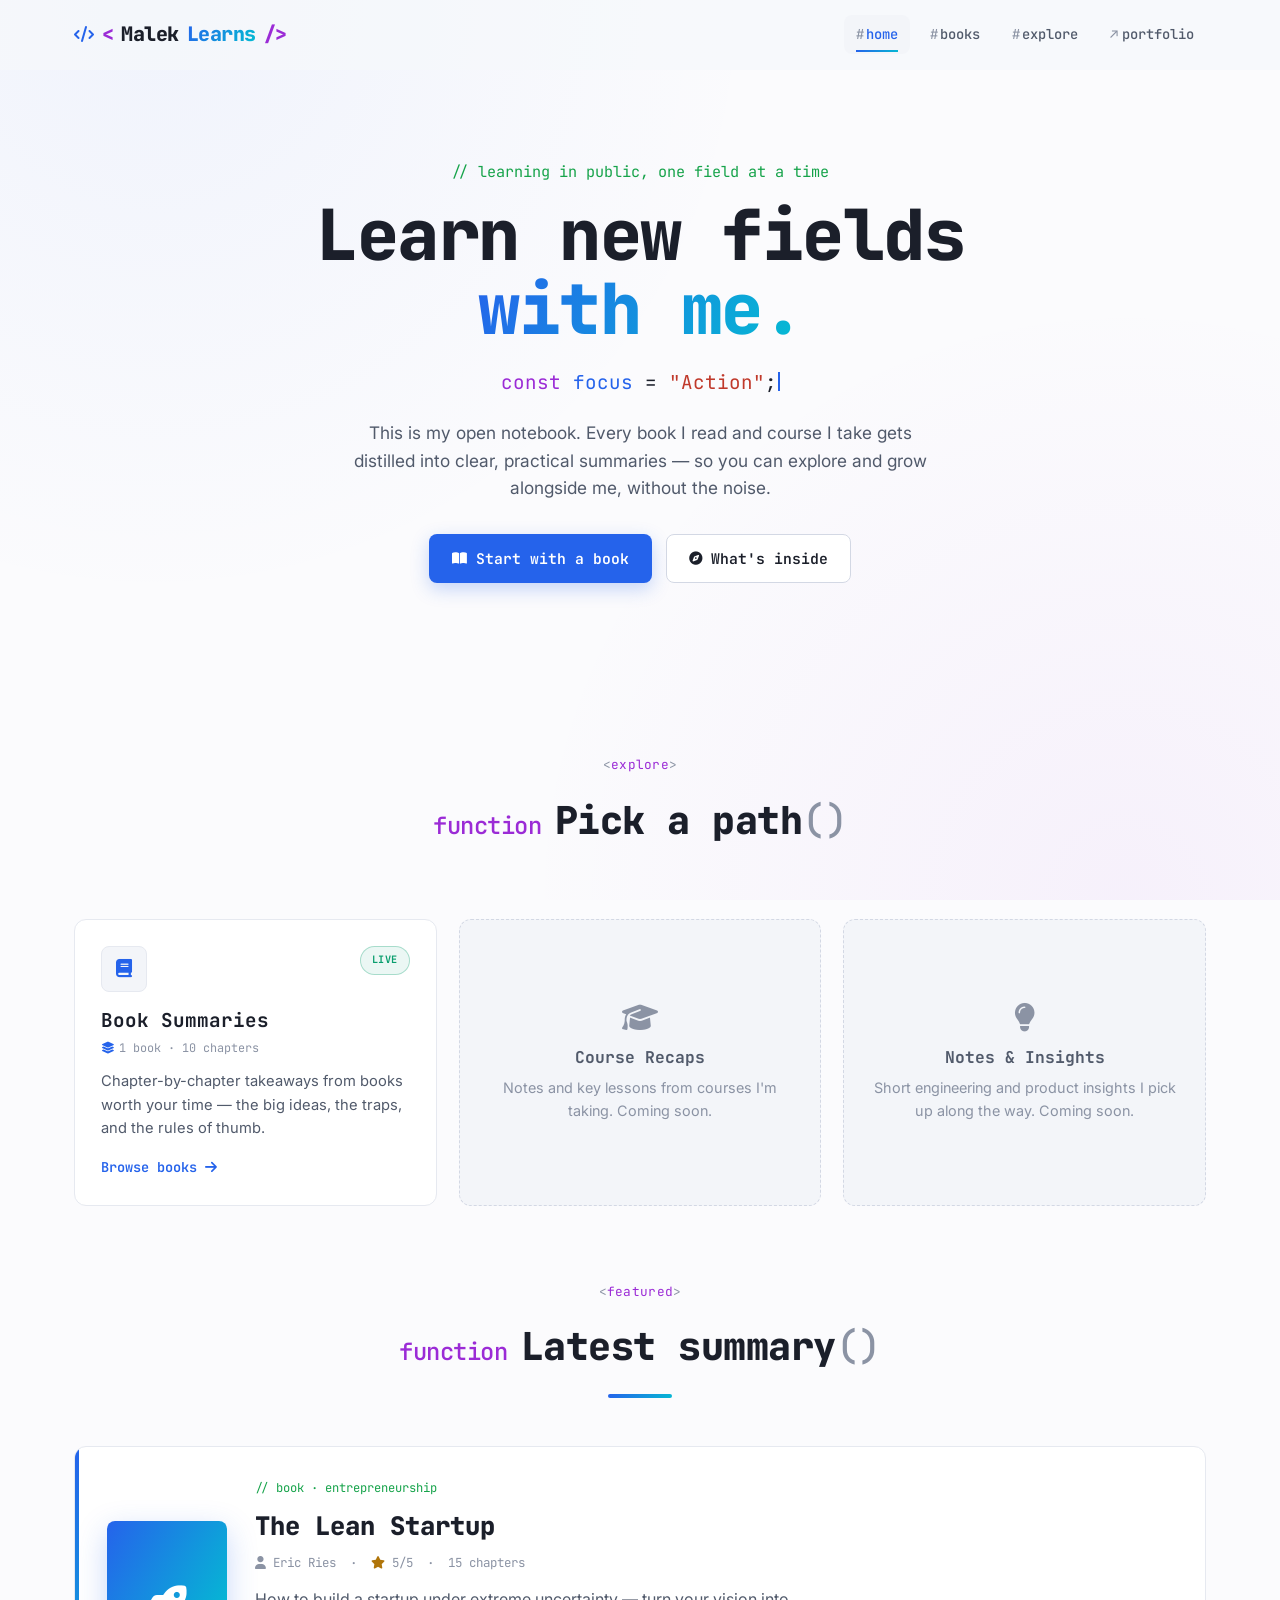
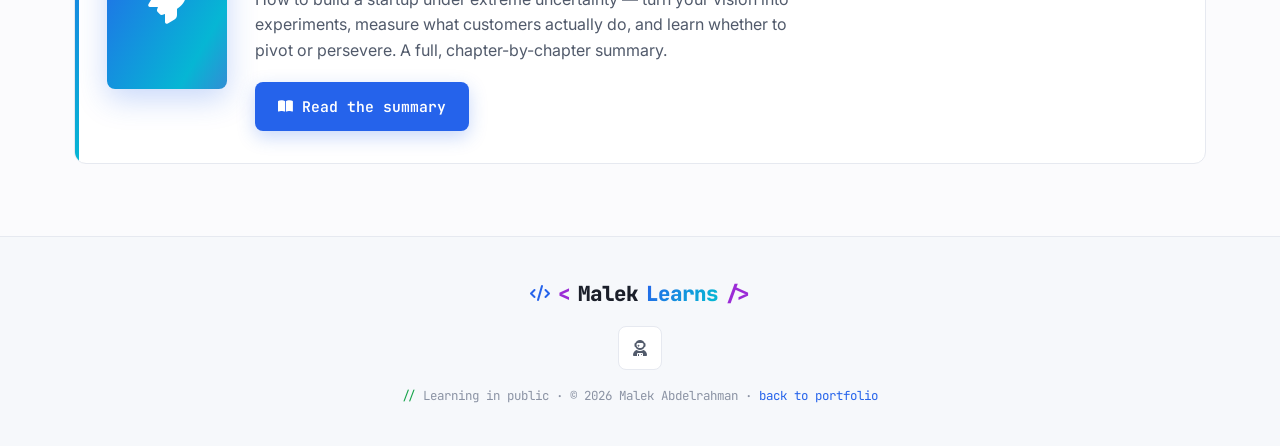
<file: index.html>
<!DOCTYPE html>
<html lang="en">
<head>
    <meta charset="UTF-8">
    <meta name="viewport" content="width=device-width, initial-scale=1.0">
    <title>MalekLearns | Learn new fields with me</title>
    <meta name="description" content="A growing, open learning hub — book summaries, course recaps, and engineering insights. Learn and explore new fields alongside me.">
    <link rel="preconnect" href="https://fonts.googleapis.com">
    <link rel="preconnect" href="https://fonts.gstatic.com" crossorigin>
    <link href="https://fonts.googleapis.com/css2?family=JetBrains+Mono:wght@400;500;700;800&family=Inter:wght@400;500;600;700;800&display=swap" rel="stylesheet">
    <link rel="stylesheet" href="https://cdnjs.cloudflare.com/ajax/libs/font-awesome/6.5.1/css/all.min.css">
    <link rel="stylesheet" href="./css/styles.css">
    <link rel="stylesheet" href="./css/learning.css">
</head>
<body class="theme-studio" data-tilt="off">

    <div class="scroll-progress" id="scrollProgress"></div>

    <!-- NAVBAR -->
    <nav class="navbar" id="navbar">
        <div class="nav-container">
            <a href="./index.html" class="nav-logo"><span class="logo-bracket">&lt;</span>Malek<span class="logo-dot">Learns</span><span class="logo-bracket">/&gt;</span></a>
            <div class="nav-links" id="navLinks">
                <a href="./index.html" class="nav-link active">home</a>
                <a href="./books/" class="nav-link">books</a>
                <a href="#explore" class="nav-link">explore</a>
                <a href="https://malek-abdelrahman-hassan.github.io/" class="nav-link external" target="_blank" rel="noopener">portfolio</a>
            </div>
            <button class="nav-toggle" id="navToggle" aria-label="Toggle menu"><span></span><span></span><span></span></button>
        </div>
    </nav>
    <div class="nav-overlay" id="navOverlay"></div>

    <!-- HERO -->
    <header class="hero">
        <div class="container">
            <div class="hero-code">
                <p class="hero-greeting reveal-up">// learning in public, one field at a time</p>
                <h1 class="hero-title reveal-up" style="animation-delay:.08s">
                    Learn new fields<br><span class="name-highlight">with me.</span>
                </h1>
                <p class="hero-typing reveal-up" style="animation-delay:.16s">
                    <span class="tok-kw">const</span> <span class="tok-var">focus</span> <span class="tok-op">=</span>
                    <span class="tok-str">"<span class="typing-text" id="typingText" data-typing="Actionable book summaries|Course recaps &amp; notes|Engineering insights|Learning in public">Actionable book summaries</span>"</span><span class="tok-op">;</span><span class="typing-cursor"></span>
                </p>
                <p class="hero-sub reveal-up" style="animation-delay:.24s">
                    This is my open notebook. Every book I read and course I take gets
                    distilled into clear, practical summaries — so you can explore and grow
                    alongside me, without the noise.
                </p>
                <div class="hero-actions reveal-up" style="animation-delay:.32s">
                    <a href="./books/" class="btn btn-primary"><i class="fas fa-book-open"></i> Start with a book</a>
                    <a href="#explore" class="btn btn-outline"><i class="fas fa-compass"></i> What's inside</a>
                </div>
            </div>
        </div>
    </header>

    <!-- EXPLORE / WHAT'S INSIDE -->
    <main>
        <section class="section" id="explore">
            <div class="container">
                <div class="section-header">
                    <p class="section-tag scroll-reveal">explore</p>
                    <h2 class="section-title scroll-reveal">Pick a path</h2>
                    <div class="section-line scroll-reveal"></div>
                </div>

                <div class="knowledge-grid">
                    <!-- Books (active) -->
                    <a href="./books/" class="k-card scroll-reveal">
                        <div class="k-head">
                            <div class="k-icon"><i class="fas fa-book"></i></div>
                            <span class="k-status done">Live</span>
                        </div>
                        <h3 class="k-title">Book Summaries</h3>
                        <p class="k-meta"><i class="fas fa-layer-group"></i>1 book · 10 chapters</p>
                        <p class="k-desc">Chapter-by-chapter takeaways from books worth your time — the big ideas, the traps, and the rules of thumb.</p>
                        <span class="k-cta">Browse books <i class="fas fa-arrow-right"></i></span>
                    </a>

                    <!-- Courses (coming soon) -->
                    <div class="k-card is-soon scroll-reveal">
                        <i class="fas fa-graduation-cap"></i>
                        <p class="k-soon-title">Course Recaps</p>
                        <p>Notes and key lessons from courses I'm taking. Coming soon.</p>
                    </div>

                    <!-- Notes / Insights (coming soon) -->
                    <div class="k-card is-soon scroll-reveal">
                        <i class="fas fa-lightbulb"></i>
                        <p class="k-soon-title">Notes &amp; Insights</p>
                        <p>Short engineering and product insights I pick up along the way. Coming soon.</p>
                    </div>
                </div>
            </div>
        </section>

        <!-- FEATURED -->
        <section class="section" style="padding-top:0;">
            <div class="container">
                <div class="section-header">
                    <p class="section-tag scroll-reveal">featured</p>
                    <h2 class="section-title scroll-reveal">Latest summary</h2>
                    <div class="section-line scroll-reveal"></div>
                </div>

                <article class="featured">
                    <div class="featured-cover"><i class="fas fa-rocket"></i></div>
                    <div>
                        <p class="featured-eyebrow">book · entrepreneurship</p>
                        <h3 class="featured-title">The Lean Startup</h3>
                        <p class="featured-meta"><i class="fas fa-user"></i> Eric Ries &nbsp;·&nbsp; <i class="fas fa-star" style="color:var(--fn)"></i> 5/5 &nbsp;·&nbsp; 15 chapters</p>
                        <p class="featured-desc">How to build a startup under extreme uncertainty — turn your vision into experiments, measure what customers actually do, and learn whether to pivot or persevere. A full, chapter-by-chapter summary.</p>
                        <a href="./books/the-lean-startup/" class="btn btn-primary"><i class="fas fa-book-open"></i> Read the summary</a>
                    </div>
                </article>
            </div>
        </section>
    </main>

    <!-- FOOTER -->
    <footer class="footer">
        <div class="container footer-content">
            <div class="footer-logo"><span class="logo-bracket">&lt;</span>Malek<span class="logo-dot">Learns</span><span class="logo-bracket">/&gt;</span></div>
            <div class="footer-socials">
                <a href="https://malek-abdelrahman-hassan.github.io/" target="_blank" rel="noopener" aria-label="Portfolio"><i class="fas fa-user-astronaut"></i></a>
            </div>
            <p class="footer-copy">Learning in public · &copy; <span id="year">2026</span> Malek Abdelrahman · <a href="https://malek-abdelrahman-hassan.github.io/" target="_blank" rel="noopener">back to portfolio</a></p>
        </div>
    </footer>

    <script src="./js/scripts.js"></script>
</body>
</html>
</file>
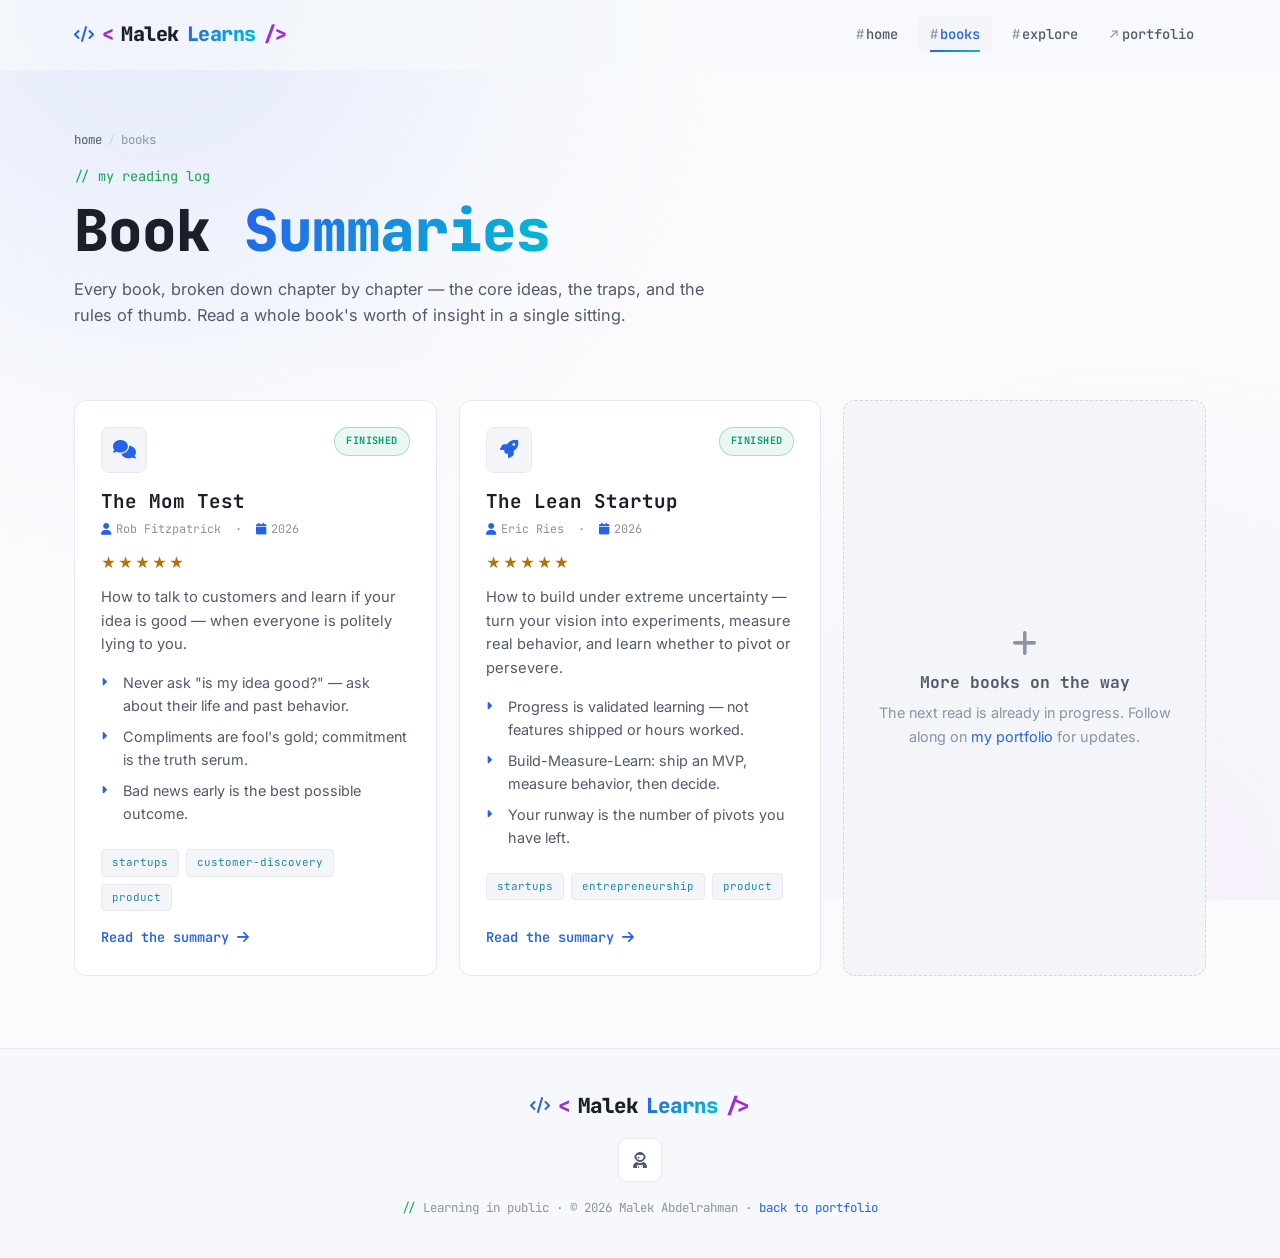
<file: books/index.html>
<!DOCTYPE html>
<html lang="en">
<head>
    <meta charset="UTF-8">
    <meta name="viewport" content="width=device-width, initial-scale=1.0">
    <title>Book Summaries | MalekLearns</title>
    <meta name="description" content="Chapter-by-chapter book summaries — the big ideas, traps to avoid, and rules of thumb you can actually use.">
    <link rel="preconnect" href="https://fonts.googleapis.com">
    <link rel="preconnect" href="https://fonts.gstatic.com" crossorigin>
    <link href="https://fonts.googleapis.com/css2?family=JetBrains+Mono:wght@400;500;700;800&family=Inter:wght@400;500;600;700;800&display=swap" rel="stylesheet">
    <link rel="stylesheet" href="https://cdnjs.cloudflare.com/ajax/libs/font-awesome/6.5.1/css/all.min.css">
    <link rel="stylesheet" href="../css/styles.css">
    <link rel="stylesheet" href="../css/learning.css">
</head>
<body class="theme-studio" data-tilt="off">

    <div class="scroll-progress" id="scrollProgress"></div>

    <!-- NAVBAR -->
    <nav class="navbar" id="navbar">
        <div class="nav-container">
            <a href="../index.html" class="nav-logo"><span class="logo-bracket">&lt;</span>Malek<span class="logo-dot">Learns</span><span class="logo-bracket">/&gt;</span></a>
            <div class="nav-links" id="navLinks">
                <a href="../index.html" class="nav-link">home</a>
                <a href="./index.html" class="nav-link active">books</a>
                <a href="../index.html#explore" class="nav-link">explore</a>
                <a href="https://malek-abdelrahman-hassan.github.io/" class="nav-link external" target="_blank" rel="noopener">portfolio</a>
            </div>
            <button class="nav-toggle" id="navToggle" aria-label="Toggle menu"><span></span><span></span><span></span></button>
        </div>
    </nav>
    <div class="nav-overlay" id="navOverlay"></div>

    <!-- PAGE HERO -->
    <header class="page-hero">
        <div class="container">
            <p class="crumbs"><a href="../index.html">home</a><span>/</span>books</p>
            <p class="page-kicker">// my reading log</p>
            <h1 class="page-title">Book <span class="name-highlight">Summaries</span></h1>
            <p class="page-sub">Every book, broken down chapter by chapter — the core ideas, the traps, and the rules of thumb. Read a whole book's worth of insight in a single sitting.</p>
        </div>
    </header>

    <!-- BOOKS GRID -->
    <main class="section" style="padding-top:32px;">
        <div class="container">
            <div class="knowledge-grid">

                <!-- The Mom Test -->
                <a href="./the-mom-test/" class="k-card scroll-reveal">
                    <div class="k-head">
                        <div class="k-icon"><i class="fas fa-comments"></i></div>
                        <span class="k-status done">Finished</span>
                    </div>
                    <h3 class="k-title">The Mom Test</h3>
                    <p class="k-meta"><i class="fas fa-user"></i>Rob Fitzpatrick &nbsp;·&nbsp; <i class="fas fa-calendar"></i>2026</p>
                    <div class="k-rating">★★★★★</div>
                    <p class="k-desc">How to talk to customers and learn if your idea is good — when everyone is politely lying to you.</p>
                    <ul class="k-takeaways">
                        <li>Never ask "is my idea good?" — ask about their life and past behavior.</li>
                        <li>Compliments are fool's gold; commitment is the truth serum.</li>
                        <li>Bad news early is the best possible outcome.</li>
                    </ul>
                    <div class="k-tags"><span class="k-tag">startups</span><span class="k-tag">customer-discovery</span><span class="k-tag">product</span></div>
                    <span class="k-cta">Read the summary <i class="fas fa-arrow-right"></i></span>
                </a>

                <!-- The Lean Startup -->
                <a href="./the-lean-startup/" class="k-card scroll-reveal">
                    <div class="k-head">
                        <div class="k-icon"><i class="fas fa-rocket"></i></div>
                        <span class="k-status done">Finished</span>
                    </div>
                    <h3 class="k-title">The Lean Startup</h3>
                    <p class="k-meta"><i class="fas fa-user"></i>Eric Ries &nbsp;·&nbsp; <i class="fas fa-calendar"></i>2026</p>
                    <div class="k-rating">★★★★★</div>
                    <p class="k-desc">How to build under extreme uncertainty — turn your vision into experiments, measure real behavior, and learn whether to pivot or persevere.</p>
                    <ul class="k-takeaways">
                        <li>Progress is validated learning — not features shipped or hours worked.</li>
                        <li>Build-Measure-Learn: ship an MVP, measure behavior, then decide.</li>
                        <li>Your runway is the number of pivots you have left.</li>
                    </ul>
                    <div class="k-tags"><span class="k-tag">startups</span><span class="k-tag">entrepreneurship</span><span class="k-tag">product</span></div>
                    <span class="k-cta">Read the summary <i class="fas fa-arrow-right"></i></span>
                </a>

                <!-- Placeholder -->
                <div class="k-card is-soon scroll-reveal">
                    <i class="fas fa-plus"></i>
                    <p class="k-soon-title">More books on the way</p>
                    <p>The next read is already in progress. Follow along on <a href="https://malek-abdelrahman-hassan.github.io/" target="_blank" rel="noopener" style="color:var(--accent)">my portfolio</a> for updates.</p>
                </div>

            </div>
        </div>
    </main>

    <!-- FOOTER -->
    <footer class="footer">
        <div class="container footer-content">
            <div class="footer-logo"><span class="logo-bracket">&lt;</span>Malek<span class="logo-dot">Learns</span><span class="logo-bracket">/&gt;</span></div>
            <div class="footer-socials">
                <a href="https://malek-abdelrahman-hassan.github.io/" target="_blank" rel="noopener" aria-label="Portfolio"><i class="fas fa-user-astronaut"></i></a>
            </div>
            <p class="footer-copy">Learning in public · &copy; <span id="year">2026</span> Malek Abdelrahman · <a href="https://malek-abdelrahman-hassan.github.io/" target="_blank" rel="noopener">back to portfolio</a></p>
        </div>
    </footer>

    <script src="../js/scripts.js"></script>
</body>
</html>
</file>
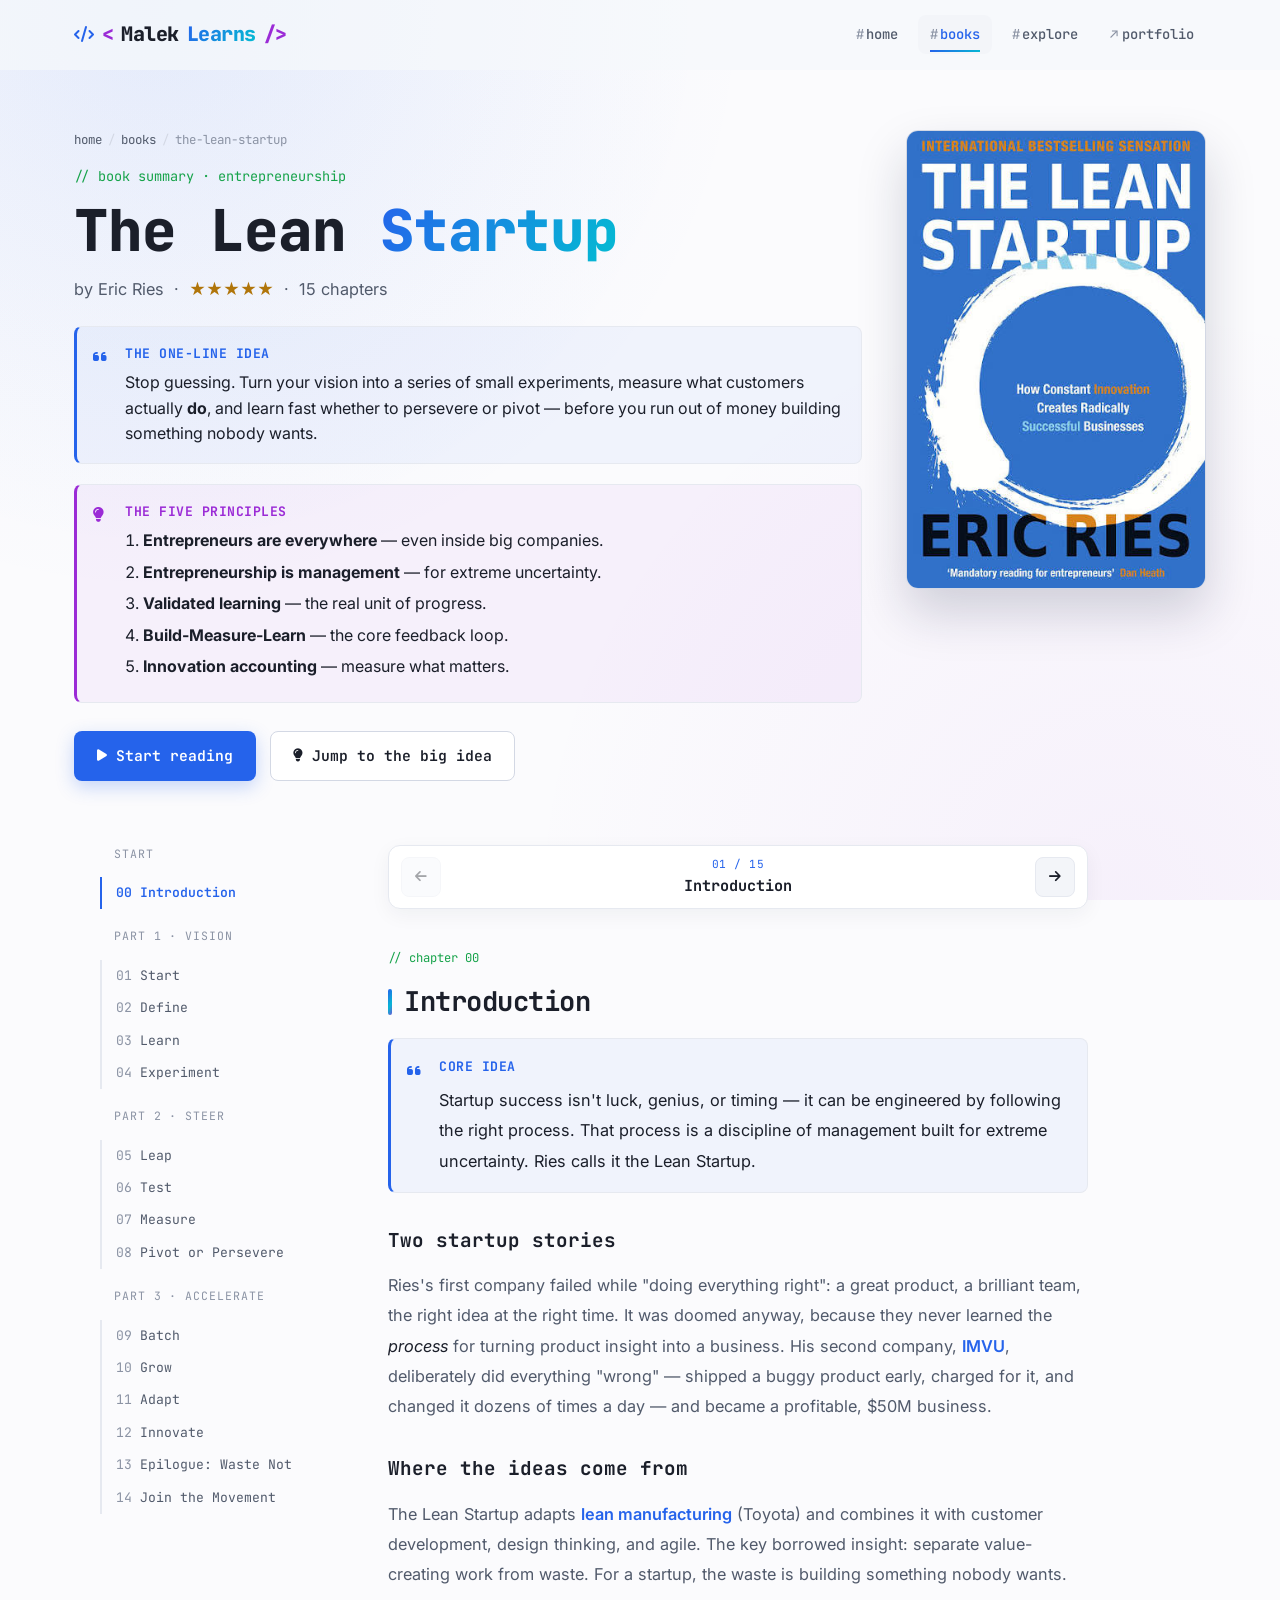
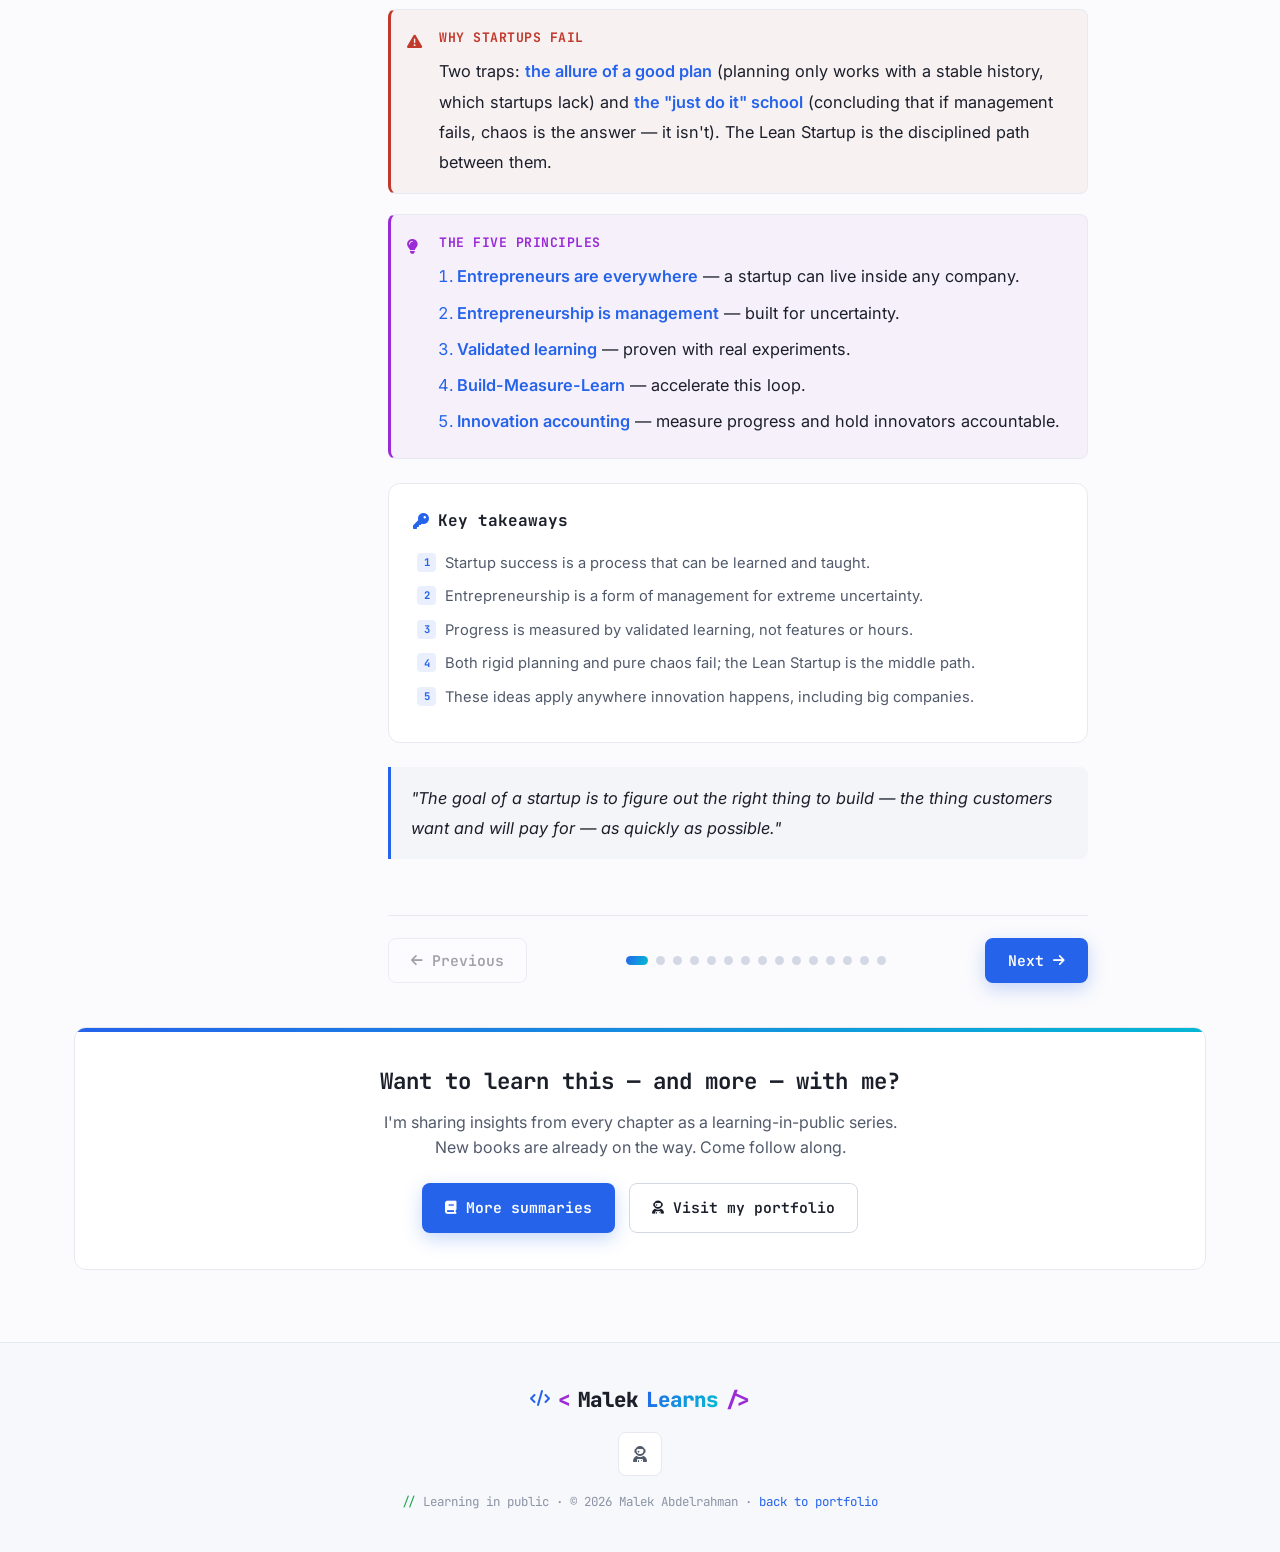
<file: books/the-lean-startup/index.html>
<!DOCTYPE html>
<html lang="en">
<head>
    <meta charset="UTF-8">
    <meta name="viewport" content="width=device-width, initial-scale=1.0">
    <title>The Lean Startup — Summary | MalekLearns</title>
    <meta name="description" content="A full chapter-by-chapter summary of The Lean Startup by Eric Ries: how to turn your vision into experiments, measure real customer behavior, and learn whether to pivot or persevere.">
    <link rel="preconnect" href="https://fonts.googleapis.com">
    <link rel="preconnect" href="https://fonts.gstatic.com" crossorigin>
    <link href="https://fonts.googleapis.com/css2?family=JetBrains+Mono:wght@400;500;700;800&family=Inter:wght@400;500;600;700;800&display=swap" rel="stylesheet">
    <link rel="stylesheet" href="https://cdnjs.cloudflare.com/ajax/libs/font-awesome/6.5.1/css/all.min.css">
    <link rel="stylesheet" href="../../css/styles.css">
    <link rel="stylesheet" href="../../css/learning.css">
</head>
<body class="theme-studio" data-tilt="off">

    <div class="scroll-progress" id="scrollProgress"></div>

    <!-- NAVBAR -->
    <nav class="navbar" id="navbar">
        <div class="nav-container">
            <a href="../../index.html" class="nav-logo"><span class="logo-bracket">&lt;</span>Malek<span class="logo-dot">Learns</span><span class="logo-bracket">/&gt;</span></a>
            <div class="nav-links" id="navLinks">
                <a href="../../index.html" class="nav-link">home</a>
                <a href="../index.html" class="nav-link active">books</a>
                <a href="../../index.html#explore" class="nav-link">explore</a>
                <a href="https://malek-abdelrahman-hassan.github.io/" class="nav-link external" target="_blank" rel="noopener">portfolio</a>
            </div>
            <button class="nav-toggle" id="navToggle" aria-label="Toggle menu"><span></span><span></span><span></span></button>
        </div>
    </nav>
    <div class="nav-overlay" id="navOverlay"></div>

    <!-- BOOK HERO -->
    <header class="page-hero book-hero">
        <div class="container book-hero-inner">
            <div class="book-hero-main">
                <p class="crumbs"><a href="../../index.html">home</a><span>/</span><a href="../index.html">books</a><span>/</span>the-lean-startup</p>
                <p class="page-kicker">// book summary · entrepreneurship</p>
                <h1 class="page-title">The Lean <span class="name-highlight">Startup</span></h1>
                <p class="page-sub">by Eric Ries &nbsp;·&nbsp; <span style="color:var(--fn)">★★★★★</span> &nbsp;·&nbsp; 15 chapters</p>

                <div class="callout quote" style="margin-top:24px;">
                    <span class="callout-title">The one-line idea</span>
                    <p>Stop guessing. Turn your vision into a series of small experiments, measure what customers actually <strong>do</strong>, and learn fast whether to persevere or pivot — before you run out of money building something nobody wants.</p>
                </div>

                <div class="callout important">
                    <span class="callout-title">The five principles</span>
                    <ol style="margin:0 0 0 18px;">
                        <li><strong>Entrepreneurs are everywhere</strong> — even inside big companies.</li>
                        <li><strong>Entrepreneurship is management</strong> — for extreme uncertainty.</li>
                        <li><strong>Validated learning</strong> — the real unit of progress.</li>
                        <li><strong>Build-Measure-Learn</strong> — the core feedback loop.</li>
                        <li><strong>Innovation accounting</strong> — measure what matters.</li>
                    </ol>
                </div>

                <div class="page-actions">
                    <a href="#introduction" class="btn btn-primary"><i class="fas fa-play"></i> Start reading</a>
                    <a href="#epilogue" class="btn btn-outline"><i class="fas fa-lightbulb"></i> Jump to the big idea</a>
                </div>
            </div>

            <aside class="book-hero-cover">
                <div class="book-cover">
                    <img src="../../Covers/The%20Lean%20Startup.jpg" alt="The Lean Startup by Eric Ries — book cover" loading="lazy">
                </div>
            </aside>
        </div>
    </header>

    <!-- BODY: TOC + PROSE -->
    <main class="section" style="padding-top:24px;">
        <div class="container">
            <div class="book-layout">

                <!-- STICKY TOC -->
                <aside class="toc">
                    <p class="toc-label">Start</p>
                    <nav class="toc-list">
                        <a href="#introduction"><span class="toc-num">00</span>Introduction</a>
                    </nav>
                    <p class="toc-label" style="margin-top:18px;">Part 1 · Vision</p>
                    <nav class="toc-list">
                        <a href="#start"><span class="toc-num">01</span>Start</a>
                        <a href="#define"><span class="toc-num">02</span>Define</a>
                        <a href="#learn"><span class="toc-num">03</span>Learn</a>
                        <a href="#experiment"><span class="toc-num">04</span>Experiment</a>
                    </nav>
                    <p class="toc-label" style="margin-top:18px;">Part 2 · Steer</p>
                    <nav class="toc-list">
                        <a href="#leap"><span class="toc-num">05</span>Leap</a>
                        <a href="#test"><span class="toc-num">06</span>Test</a>
                        <a href="#measure"><span class="toc-num">07</span>Measure</a>
                        <a href="#pivot"><span class="toc-num">08</span>Pivot or Persevere</a>
                    </nav>
                    <p class="toc-label" style="margin-top:18px;">Part 3 · Accelerate</p>
                    <nav class="toc-list">
                        <a href="#batch"><span class="toc-num">09</span>Batch</a>
                        <a href="#grow"><span class="toc-num">10</span>Grow</a>
                        <a href="#adapt"><span class="toc-num">11</span>Adapt</a>
                        <a href="#innovate"><span class="toc-num">12</span>Innovate</a>
                        <a href="#epilogue"><span class="toc-num">13</span>Epilogue: Waste Not</a>
                        <a href="#join"><span class="toc-num">14</span>Join the Movement</a>
                    </nav>
                </aside>

                <!-- READER (chapter carousel) -->
                <div class="reader" id="reader">
                    <div class="reader-bar">
                        <button class="reader-nav" data-dir="-1" aria-label="Previous chapter"><i class="fas fa-arrow-left"></i></button>
                        <div class="reader-status">
                            <span class="reader-count"><span id="readerNum">01</span> / 15</span>
                            <span class="reader-now" id="readerNow">Introduction</span>
                        </div>
                        <button class="reader-nav" data-dir="1" aria-label="Next chapter"><i class="fas fa-arrow-right"></i></button>
                    </div>

                    <div class="reader-viewport prose">
                    <!-- 00 INTRODUCTION -->
                    <section id="introduction" class="chapter-slide section-anchor">
                        <p class="chapter-eyebrow">// chapter 00</p>
                        <h2>Introduction</h2>
                        <div class="callout quote">
                            <span class="callout-title">Core idea</span>
                            <p>Startup success isn't luck, genius, or timing — it can be engineered by following the right process. That process is a discipline of management built for extreme uncertainty. Ries calls it the Lean Startup.</p>
                        </div>
                        <h3>Two startup stories</h3>
                        <p>Ries's first company failed while "doing everything right": a great product, a brilliant team, the right idea at the right time. It was doomed anyway, because they never learned the <em>process</em> for turning product insight into a business. His second company, <strong>IMVU</strong>, deliberately did everything "wrong" — shipped a buggy product early, charged for it, and changed it dozens of times a day — and became a profitable, $50M business.</p>
                        <h3>Where the ideas come from</h3>
                        <p>The Lean Startup adapts <strong>lean manufacturing</strong> (Toyota) and combines it with customer development, design thinking, and agile. The key borrowed insight: separate value-creating work from waste. For a startup, the waste is building something nobody wants.</p>
                        <div class="callout warning">
                            <span class="callout-title">Why startups fail</span>
                            <p>Two traps: <strong>the allure of a good plan</strong> (planning only works with a stable history, which startups lack) and <strong>the "just do it" school</strong> (concluding that if management fails, chaos is the answer — it isn't). The Lean Startup is the disciplined path between them.</p>
                        </div>
                        <div class="callout important">
                            <span class="callout-title">The five principles</span>
                            <ol style="margin:0 0 0 18px;">
                                <li><strong>Entrepreneurs are everywhere</strong> — a startup can live inside any company.</li>
                                <li><strong>Entrepreneurship is management</strong> — built for uncertainty.</li>
                                <li><strong>Validated learning</strong> — proven with real experiments.</li>
                                <li><strong>Build-Measure-Learn</strong> — accelerate this loop.</li>
                                <li><strong>Innovation accounting</strong> — measure progress and hold innovators accountable.</li>
                            </ol>
                        </div>
                        <div class="box takeaways">
                            <p class="box-title"><i class="fas fa-key"></i> Key takeaways</p>
                            <ol>
                                <li>Startup success is a process that can be learned and taught.</li>
                                <li>Entrepreneurship is a form of management for extreme uncertainty.</li>
                                <li>Progress is measured by validated learning, not features or hours.</li>
                                <li>Both rigid planning and pure chaos fail; the Lean Startup is the middle path.</li>
                                <li>These ideas apply anywhere innovation happens, including big companies.</li>
                            </ol>
                        </div>
                        <blockquote>"The goal of a startup is to figure out the right thing to build — the thing customers want and will pay for — as quickly as possible."</blockquote>
                    </section>

                    <!-- 01 START -->
                    <section id="start" class="chapter-slide section-anchor">
                        <p class="chapter-eyebrow">// chapter 01</p>
                        <h2>Start</h2>
                        <div class="callout quote">
                            <span class="callout-title">Core idea</span>
                            <p>A startup is institution-building, so it needs management — but a new kind, suited to uncertainty. Instead of launching like a rocket on a fixed plan, you drive like a car, correcting constantly with the Build-Measure-Learn steering wheel.</p>
                        </div>
                        <h3>Entrepreneurship needs management</h3>
                        <p>Founders fear that management means bureaucracy, so they adopt a "just do it" attitude and avoid all process. That leads to chaos, not success. General management built a century of abundance, but its tools don't fit the uncertainty a startup faces. Entrepreneurship needs its own discipline.</p>
                        <h3>The car vs. the rocket</h3>
                        <p>An automobile runs on two feedback loops: the <strong>engine</strong> (the startup's <em>engine of growth</em>, which you tune) and the <strong>steering wheel</strong> (the <em>Build-Measure-Learn loop</em>, which you steer with).</p>
                        <div class="callout important">
                            <span class="callout-title">Drive, don't launch</span>
                            <p>Too many business plans read like rocket-launch instructions — every step prescribed in advance, so a tiny error in assumptions ends in catastrophe. The Lean Startup teaches you to drive: adjust constantly and learn when to pivot vs. persevere.</p>
                        </div>
                        <h3>Vision, strategy, product</h3>
                        <table>
                            <thead><tr><th>Layer</th><th>What it is</th><th>How often it changes</th></tr></thead>
                            <tbody>
                                <tr><td>Vision</td><td>The destination — a world-changing business</td><td>Rarely</td></tr>
                                <tr><td>Strategy</td><td>The route — business model, customer, roadmap</td><td>Via a pivot</td></tr>
                                <tr><td>Product</td><td>The end result of the strategy</td><td>Constantly (tuning)</td></tr>
                            </tbody>
                        </table>
                        <div class="callout warning">
                            <span class="callout-title">"Achieving failure"</span>
                            <p>One company forecast millions of customers, executed a flawless splashy launch, and built infrastructure to match — then nobody came. They had <strong>achieved failure</strong>: faithfully executing a plan that was wrong from the start.</p>
                        </div>
                        <div class="box takeaways">
                            <p class="box-title"><i class="fas fa-key"></i> Key takeaways</p>
                            <ol>
                                <li>A startup is an institution — it needs management built for uncertainty.</li>
                                <li>Measure progress by validated learning, not local efficiency.</li>
                                <li>Two loops: the engine of growth (tune) and Build-Measure-Learn (steer).</li>
                                <li>Vision is fixed, strategy pivots, product tunes constantly.</li>
                                <li>Flawlessly executing the wrong plan is still failure.</li>
                            </ol>
                        </div>
                        <blockquote>"They had 'achieved failure' — successfully, faithfully, and rigorously executing a plan that turned out to have been utterly flawed."</blockquote>
                    </section>

                    <!-- 02 DEFINE -->
                    <section id="define" class="chapter-slide section-anchor">
                        <p class="chapter-eyebrow">// chapter 02</p>
                        <h2>Define</h2>
                        <div class="callout quote">
                            <span class="callout-title">Core idea</span>
                            <p>A startup is a human institution designed to create a new product or service under conditions of <strong>extreme uncertainty</strong>. That definition — not size, sector, or age — is what makes someone an entrepreneur.</p>
                        </div>
                        <h3>What counts as a startup</h3>
                        <p>Every word matters. <strong>Human institution</strong>: it's about people and management, not just tech. <strong>New product or service</strong>: and "product" means the whole customer experience. <strong>Extreme uncertainty</strong>: the defining condition. A new restaurant with a proven formula is a small business; a venture whose future is genuinely unknown is a startup.</p>
                        <h3>The SnapTax story</h3>
                        <p>Inside Intuit — a 7,700-person company — a five-person team built <strong>SnapTax</strong>, letting people file taxes by photographing their W-2. It disrupted Intuit's own products, but succeeded because the team got an "island of freedom" to experiment like a startup.</p>
                        <div class="callout important">
                            <span class="callout-title">Sustaining vs. disruptive</span>
                            <p>Big companies excel at <em>sustaining</em> innovation (improving existing products). Startups — inside or out — specialize in <em>disruptive</em> innovation under uncertainty. Both matter, but they need different management.</p>
                        </div>
                        <div class="callout warning">
                            <span class="callout-title">Longevity is no protection</span>
                            <p>Intuit tracked the share of revenue from products that didn't exist a few years earlier, and ran hundreds of experiments each tax season. A company that stops experimenting starts dying, no matter how old it is.</p>
                        </div>
                        <div class="box takeaways">
                            <p class="box-title"><i class="fas fa-key"></i> Key takeaways</p>
                            <ol>
                                <li>A startup is defined by extreme uncertainty — not size or industry.</li>
                                <li>"Product" means the entire customer experience.</li>
                                <li>Entrepreneurs exist everywhere, including inside big enterprises.</li>
                                <li>Disruptive innovation needs different management from sustaining innovation.</li>
                                <li>Even a huge company can run as a Lean Startup by experimenting constantly.</li>
                            </ol>
                        </div>
                        <blockquote>"A startup is a human institution designed to create a new product or service under conditions of extreme uncertainty."</blockquote>
                    </section>

                    <!-- 03 LEARN -->
                    <section id="learn" class="chapter-slide section-anchor">
                        <p class="chapter-eyebrow">// chapter 03</p>
                        <h2>Learn</h2>
                        <div class="callout quote">
                            <span class="callout-title">Core idea</span>
                            <p>The only progress that counts is <strong>validated learning</strong>: empirical proof, from real customers, that you're discovering how to build a sustainable business. Everything that doesn't produce learning is waste.</p>
                        </div>
                        <h3>"We learned a lot" is the dangerous excuse</h3>
                        <p>After a failure, founders comfort themselves with "at least we learned a lot." Ries redefines the term: validated learning isn't a story told afterward — it's demonstrated by movement in the metrics that matter, confirmed by experiments on real customers.</p>
                        <h3>The IMVU story</h3>
                        <p>IMVU spent six months building an instant-messaging <em>add-on</em> so users could keep their existing buddy lists. Customers refused to use it. They didn't want to add avatars to old friends — they wanted to meet <strong>new</strong> people. The breakthrough was <strong>ChatNow</strong>, which randomly matched strangers to chat.</p>
                        <div class="callout warning">
                            <span class="callout-title">Months of waste</span>
                            <p>The interoperability engineering was excellent — and pure waste, because nobody wanted it. Great execution of the wrong thing is still waste.</p>
                        </div>
                        <div class="callout important">
                            <span class="callout-title">The audacity of zero</span>
                            <p>Early numbers are tiny, sometimes zero. It's tempting to hide behind big vanity numbers or grand projections. But small, honest metrics tied to validated learning are worth more — and can sustain real confidence, even with investors.</p>
                        </div>
                        <div class="box takeaways">
                            <p class="box-title"><i class="fas fa-key"></i> Key takeaways</p>
                            <ol>
                                <li>Validated learning is proof from customer behavior, not an after-the-fact story.</li>
                                <li>IMVU wasted six months on IM interoperability customers rejected.</li>
                                <li>Customers wanted to meet new people (ChatNow), not augment old friendships.</li>
                                <li>Test every assumption as a hypothesis using cohorts and split tests.</li>
                                <li>Any effort that doesn't produce learning is waste, however well executed.</li>
                            </ol>
                        </div>
                        <blockquote>"Learning is the essential unit of progress for startups."</blockquote>
                    </section>

                    <!-- 04 EXPERIMENT -->
                    <section id="experiment" class="chapter-slide section-anchor">
                        <p class="chapter-eyebrow">// chapter 04</p>
                        <h2>Experiment</h2>
                        <div class="callout quote">
                            <span class="callout-title">Core idea</span>
                            <p>Don't "ship it and see what happens." Treat every initiative as a real experiment with a clear hypothesis. Your first product is often just an experiment designed to test your riskiest assumptions.</p>
                        </div>
                        <h3>The two hypotheses</h3>
                        <div class="callout important">
                            <span class="callout-title">Every experiment tests one of these</span>
                            <p><strong>Value hypothesis:</strong> does the product actually deliver value once people use it? <strong>Growth hypothesis:</strong> how will new customers discover and adopt it?</p>
                        </div>
                        <h3>Zappos</h3>
                        <p>To test whether people would buy shoes online, Nick Swinmurn didn't build warehouses. He photographed shoes in local stores, and when someone ordered, he bought them at retail and shipped them. Unprofitable by design — but it tested a real value hypothesis with real purchases, not surveys.</p>
                        <h3>Do it by hand first</h3>
                        <table>
                            <thead><tr><th>Experiment</th><th>What they faked</th></tr></thead>
                            <tbody>
                                <tr><td>Kodak Gallery</td><td>Answered four customer questions before building anything.</td></tr>
                                <tr><td>Village Laundry (India)</td><td>A washing machine on a truck (~$8,000) instead of a laundromat chain.</td></tr>
                                <tr><td>CFPB hotline</td><td>An off-the-shelf complaint line (Twilio) to test demand.</td></tr>
                            </tbody>
                        </table>
                        <div class="callout warning">
                            <span class="callout-title">Experiments beat opinions</span>
                            <p>Asking customers what they want gives unreliable answers. An experiment puts a real (if minimal) product in front of real people and measures what they <em>do</em>. The experiment is often the first product.</p>
                        </div>
                        <div class="box takeaways">
                            <p class="box-title"><i class="fas fa-key"></i> Key takeaways</p>
                            <ol>
                                <li>Replace "launch and see" with structured experiments that test a hypothesis.</li>
                                <li>Every experiment tests the value or the growth hypothesis.</li>
                                <li>Zappos tested online shoe demand with real orders and zero inventory.</li>
                                <li>A concierge MVP delivers the service manually so you learn before building.</li>
                                <li>The first product is frequently an experiment — and that's the point.</li>
                            </ol>
                        </div>
                        <blockquote>"An experiment is more than just a theoretical inquiry; it is also a first product."</blockquote>
                    </section>

                    <!-- 05 LEAP -->
                    <section id="leap" class="chapter-slide section-anchor">
                        <p class="chapter-eyebrow">// chapter 05</p>
                        <h2>Leap</h2>
                        <div class="callout quote">
                            <span class="callout-title">Core idea</span>
                            <p>Before building anything, identify the <strong>leap-of-faith assumptions</strong> — the riskiest beliefs your whole venture rests on. Then go and see customers for yourself to find out whether those beliefs could be true.</p>
                        </div>
                        <h3>Leap-of-faith assumptions</h3>
                        <p>Every plan rests on a few beliefs that, if wrong, sink everything. The two biggest are the <strong>value</strong> and <strong>growth</strong> hypotheses. <strong>Facebook</strong> raised big funding early despite tiny revenue because both were already showing strong signals: huge daily engagement and rapid campus-by-campus spread.</p>
                        <h3>Analogs and antilogs</h3>
                        <p>Make assumptions explicit with precedents. An <strong>analog</strong> shows something works (the Walkman proved people want music on the go → the iPod). An <strong>antilog</strong> is a precedent you deliberately differ from (Napster proved demand for downloads, but Apple chose <em>not</em> to be free/illegal). What's left is your genuine leaps of faith.</p>
                        <div class="callout important">
                            <span class="callout-title">Genchi gembutsu — "go and see for yourself"</span>
                            <p>You can't understand customers from a desk. Toyota's Yuji Yokoya drove 53,000+ miles to redesign the Sienna. Intuit's Scott Cook cold-called strangers to confirm that paying bills was a real, shared frustration.</p>
                        </div>
                        <div class="callout warning">
                            <span class="callout-title">Avoid both extremes</span>
                            <p><strong>Analysis paralysis</strong> (endless planning, never testing) and <strong>"just do it"</strong> (building on gut, no examined assumptions) both fail. The answer to both is the MVP.</p>
                        </div>
                        <div class="box takeaways">
                            <p class="box-title"><i class="fas fa-key"></i> Key takeaways</p>
                            <ol>
                                <li>Find your leap-of-faith assumptions and test the riskiest first.</li>
                                <li>Value and growth are the two most important leaps of faith.</li>
                                <li>Facebook's early funding rested on engagement and growth, not revenue.</li>
                                <li>Analogs and antilogs turn vague strategy into testable assumptions.</li>
                                <li>Go and see customers directly; hold your customer archetype loosely.</li>
                            </ol>
                        </div>
                        <blockquote>"The customer archetype is a hypothesis, not a fact."</blockquote>
                    </section>

                    <!-- 06 TEST -->
                    <section id="test" class="chapter-slide section-anchor">
                        <p class="chapter-eyebrow">// chapter 06</p>
                        <h2>Test</h2>
                        <div class="callout quote">
                            <span class="callout-title">Core idea</span>
                            <p>The <strong>minimum viable product (MVP)</strong> is the fastest way to start the Build-Measure-Learn loop with the least effort. It's not the smallest product imaginable — it's the smallest thing that lets you begin learning from real customers.</p>
                        </div>
                        <h3>What an MVP really is</h3>
                        <p>An MVP skips features, polish, and process that don't help you learn right now. It targets <strong>early adopters</strong> — people who feel the problem so acutely they'll tolerate an unfinished product and give you honest feedback.</p>
                        <h3>Famous MVPs</h3>
                        <table>
                            <thead><tr><th>Type</th><th>Example</th></tr></thead>
                            <tbody>
                                <tr><td>The hack</td><td><strong>Groupon</strong> — a plain WordPress blog with manually made PDF coupons.</td></tr>
                                <tr><td>Video MVP</td><td><strong>Dropbox</strong> — a demo video took the waitlist from 5,000 to 75,000 overnight.</td></tr>
                                <tr><td>Concierge MVP</td><td><strong>Food on the Table</strong> — served one customer by hand for $9.95/week.</td></tr>
                                <tr><td>Wizard of Oz</td><td><strong>Aardvark</strong> — eight humans answered the questions behind the "AI".</td></tr>
                            </tbody>
                        </table>
                        <div class="callout important">
                            <span class="callout-title">Customers define quality</span>
                            <p>If you don't know the customer, you don't know what quality is. IMVU expected to build realistic avatar walking; customers preferred instant <strong>teleportation</strong>. The "low-quality" shortcut was what they actually wanted.</p>
                        </div>
                        <div class="callout warning">
                            <span class="callout-title">The usual fears (and reality)</span>
                            <p>"Competitors will steal it" — they won't chase your tiny unproven market. "It'll hurt our brand" — ship under a different name. "It's demoralizing" — commit to iteration up front; the first version is <em>supposed</em> to be rough. Most fears are just reasons to delay.</p>
                        </div>
                        <div class="box takeaways">
                            <p class="box-title"><i class="fas fa-key"></i> Key takeaways</p>
                            <ol>
                                <li>An MVP is the least effort needed to start learning — not the smallest product.</li>
                                <li>MVPs are built for early adopters who tolerate imperfection.</li>
                                <li>A video or a manual service can be a perfectly valid MVP.</li>
                                <li>Customers define quality; IMVU's "wrong" teleportation won.</li>
                                <li>Fears of theft, brand, and morale are usually excuses to delay.</li>
                            </ol>
                        </div>
                        <blockquote>"Any additional work beyond what was required to start learning is waste."</blockquote>
                    </section>

                    <!-- 07 MEASURE -->
                    <section id="measure" class="chapter-slide section-anchor">
                        <p class="chapter-eyebrow">// chapter 07</p>
                        <h2>Measure</h2>
                        <div class="callout quote">
                            <span class="callout-title">Core idea</span>
                            <p>Traditional accounting can't tell whether a startup is progressing. <strong>Innovation accounting</strong> can: set a baseline with an MVP, tune the engine toward your ideal, then decide to pivot or persevere — using actionable metrics, not vanity metrics.</p>
                        </div>
                        <h3>The three steps</h3>
                        <div class="callout important">
                            <span class="callout-title">Innovation accounting</span>
                            <ol style="margin:0 0 0 18px;">
                                <li><strong>Establish the baseline</strong> with an MVP (real numbers on where you stand).</li>
                                <li><strong>Tune the engine</strong> — run experiments to move metrics toward the ideal.</li>
                                <li><strong>Pivot or persevere</strong> — persevere if you're approaching the ideal; pivot if you're stuck.</li>
                            </ol>
                        </div>
                        <h3>The IMVU example</h3>
                        <p>IMVU tested with tiny <strong>$5/day</strong> AdWords campaigns. For months the team shipped "improvements," yet cohort analysis showed customer behavior didn't move. That flatness was the data that justified a pivot — the improvements only <em>felt</em> like progress.</p>
                        <div class="callout warning">
                            <span class="callout-title">Vanity metrics lie</span>
                            <p>Total users, total hits, gross revenue — they always rise, so they feel good while hiding the truth. <strong>Actionable metrics</strong> tie a specific action to a specific result. Use <strong>cohort analysis</strong> (each group tracked separately) and <strong>A/B tests</strong> to see what really works.</p>
                        </div>
                        <div class="callout important">
                            <span class="callout-title">The three A's of good metrics</span>
                            <p><strong>Actionable</strong> (clear cause and effect), <strong>Accessible</strong> (everyone understands them), <strong>Auditable</strong> (you can verify with real customers).</p>
                        </div>
                        <div class="box takeaways">
                            <p class="box-title"><i class="fas fa-key"></i> Key takeaways</p>
                            <ol>
                                <li>Innovation accounting: baseline, tune the engine, then pivot or persevere.</li>
                                <li>IMVU's flat cohort metrics signaled the need to pivot.</li>
                                <li>Vanity metrics feel good but hide the truth.</li>
                                <li>Use cohort analysis and A/B tests to reveal cause and effect.</li>
                                <li>Good metrics are Actionable, Accessible, and Auditable.</li>
                            </ol>
                        </div>
                        <blockquote>"Vanity metrics allow you to form false conclusions and live in your own private reality."</blockquote>
                    </section>

                    <!-- 08 PIVOT -->
                    <section id="pivot" class="chapter-slide section-anchor">
                        <p class="chapter-eyebrow">// chapter 08</p>
                        <h2>Pivot (or Persevere)</h2>
                        <div class="callout quote">
                            <span class="callout-title">Core idea</span>
                            <p>Every startup faces the hardest question: change direction or keep going? A <strong>pivot</strong> is a structured course correction to test a new fundamental hypothesis — and your real runway is the number of pivots you have left, not the cash in the bank.</p>
                        </div>
                        <h3>The Votizen story</h3>
                        <p>David Binetti's <strong>Votizen</strong> pivoted repeatedly — verified-voter social network → tool to contact officials → B2B → self-serve platform (@2gov). At each step he used innovation accounting, and his MVP cycle shrank from about eight months to one. Each pivot was driven by data, not panic.</p>
                        <div class="callout important">
                            <span class="callout-title">Runway = pivots remaining</span>
                            <p>Most founders measure runway as cash ÷ burn. Ries redefines it: runway is how many pivots you have left. You extend it not only by spending less, but by getting to each pivot faster — shortening the loop.</p>
                        </div>
                        <div class="callout warning">
                            <span class="callout-title">What blocks a needed pivot</span>
                            <p>Vanity metrics (self-deception), vague hypotheses (you can't prove failure), and fear (admitting the strategy is wrong). Founders drift into the "land of the living dead." The fix: a scheduled pivot-or-persevere meeting.</p>
                        </div>
                        <h3>A catalog of pivots</h3>
                        <p>Zoom-in · zoom-out · customer segment · customer need · platform · business architecture · value capture · engine of growth · channel · technology. A pivot changes one core element of the strategy while keeping one foot on validated learning.</p>
                        <div class="box takeaways">
                            <p class="box-title"><i class="fas fa-key"></i> Key takeaways</p>
                            <ol>
                                <li>Innovation accounting drives a deliberate pivot-or-persevere decision.</li>
                                <li>Votizen cut its MVP cycle from ~8 months to 1 across repeated pivots.</li>
                                <li>Runway is the number of pivots left — get to each one faster.</li>
                                <li>Vanity metrics, vague hypotheses, and fear delay needed pivots.</li>
                                <li>A pivot is a structured change of strategy; there are ten common types.</li>
                            </ol>
                        </div>
                        <blockquote>"The real measure of runway is how many pivots a startup has left."</blockquote>
                    </section>

                    <!-- 09 BATCH -->
                    <section id="batch" class="chapter-slide section-anchor">
                        <p class="chapter-eyebrow">// chapter 09</p>
                        <h2>Batch</h2>
                        <div class="callout quote">
                            <span class="callout-title">Core idea</span>
                            <p>Small batches beat large batches. Working in small increments lets you find problems sooner, learn faster, and change direction quickly — exactly what a startup needs to move through the loop at speed.</p>
                        </div>
                        <h3>The envelope-stuffing lesson</h3>
                        <p>Folding all the envelopes, then stuffing all of them, then sealing all of them <em>feels</em> faster. In practice, completing one envelope at a time (single-piece flow) is faster — and if the envelopes don't fit, you find out on the first one, not after folding hundreds.</p>
                        <h3>From Toyota to software</h3>
                        <p>Toyota's fast changeovers made small batches economical. The software version is <strong>continuous deployment</strong>: IMVU shipped new code up to <strong>50 times a day</strong>.</p>
                        <div class="callout important">
                            <span class="callout-title">The immune system</span>
                            <p>Constant shipping is safe only with automation: if a change drops key metrics or spikes errors, the system alerts the team and can roll it back automatically. Wealthfront later proved continuous deployment works even in regulated finance.</p>
                        </div>
                        <div class="callout warning">
                            <span class="callout-title">The large-batch death spiral</span>
                            <p>Big batches feel efficient but hide problems until the end: work piles up, defects are found late, rework grows, everything slows. The bigger the batch, the later and costlier the surprises.</p>
                        </div>
                        <div class="box takeaways">
                            <p class="box-title"><i class="fas fa-key"></i> Key takeaways</p>
                            <ol>
                                <li>Small batches surface problems immediately; large ones hide them.</li>
                                <li>Single-piece flow is usually faster than it feels.</li>
                                <li>Continuous deployment let IMVU ship up to 50 times a day, safely.</li>
                                <li>An automated immune system makes fast releases safe.</li>
                                <li>Small batches apply beyond software — hardware, education, manufacturing.</li>
                            </ol>
                        </div>
                        <blockquote>"Small batches allow you to find out much sooner and with much less waste whether you are heading in the right direction."</blockquote>
                    </section>

                    <!-- 10 GROW -->
                    <section id="grow" class="chapter-slide section-anchor">
                        <p class="chapter-eyebrow">// chapter 10</p>
                        <h2>Grow</h2>
                        <div class="callout quote">
                            <span class="callout-title">Core idea</span>
                            <p>Sustainable growth follows one rule: new customers come from the actions of past customers. There are three engines of growth — sticky, viral, and paid — and you should tune one at a time.</p>
                        </div>
                        <h3>The one rule of sustainable growth</h3>
                        <p>Real growth (not a one-off spike) is driven by four things: <strong>word of mouth</strong>, <strong>side effects of usage</strong>, <strong>funded advertising</strong> (paid from revenue), and <strong>repeat purchase</strong>.</p>
                        <h3>The three engines</h3>
                        <table>
                            <thead><tr><th>Engine</th><th>Grows when</th><th>Example</th></tr></thead>
                            <tbody>
                                <tr><td>Sticky</td><td>Acquisition rate &gt; churn rate</td><td>High switching-cost products</td></tr>
                                <tr><td>Viral</td><td>Viral coefficient &gt; 1.0</td><td>Hotmail's email-footer link</td></tr>
                                <tr><td>Paid</td><td>Lifetime value &gt; cost per acquisition</td><td>IMVU's ad-funded growth</td></tr>
                            </tbody>
                        </table>
                        <div class="callout warning">
                            <span class="callout-title">Focus on one engine</span>
                            <p>Each engine has its own metrics and its own tuning. Optimizing all three at once creates mixed signals. Pick the one that fits your business and concentrate.</p>
                        </div>
                        <div class="callout important">
                            <span class="callout-title">Every engine runs out</span>
                            <p>Product/market fit becomes measurable through your engine's metrics — but markets saturate, viral loops decay, and acquisition costs rise. Plan the next source of growth before the current one stalls.</p>
                        </div>
                        <div class="box takeaways">
                            <p class="box-title"><i class="fas fa-key"></i> Key takeaways</p>
                            <ol>
                                <li>Sustainable growth: new customers come from past customers' actions.</li>
                                <li>Four drivers: word of mouth, usage side effects, funded ads, repeat purchase.</li>
                                <li>Sticky = acquisition beats churn; viral = coefficient over 1.0.</li>
                                <li>Paid = lifetime value beats acquisition cost.</li>
                                <li>Focus on one engine; every engine eventually runs out.</li>
                            </ol>
                        </div>
                        <blockquote>"New customers come from the actions of past customers."</blockquote>
                    </section>

                    <!-- 11 ADAPT -->
                    <section id="adapt" class="chapter-slide section-anchor">
                        <p class="chapter-eyebrow">// chapter 11</p>
                        <h2>Adapt</h2>
                        <div class="callout quote">
                            <span class="callout-title">Core idea</span>
                            <p>Build an adaptive organization — one with just enough process to move fast without chaos. The main tool is the <strong>Five Whys</strong>: trace every problem to its root cause and invest proportionally to prevent it, instead of blaming people.</p>
                        </div>
                        <h3>Just enough process</h3>
                        <p>Too little process and a growing startup slides into chaos; too much and it freezes. An adaptive organization adds process at the right time, in the right amount — not all at once, not never.</p>
                        <div class="callout important">
                            <span class="callout-title">The Five Whys</span>
                            <p>Ask "why" about five times to move from symptom to root cause. A server crashed → a subsystem was misused → the engineer wasn't trained → new engineers aren't onboarded. The real fix isn't restarting the server; it's fixing onboarding. Nearly every technical problem is really a human/process problem.</p>
                        </div>
                        <h3>Proportional investment</h3>
                        <p>Match the size of the fix to the size of the problem. A rare issue gets a cheap fix; a recurring one earns more investment each time. This makes the Five Whys a natural <strong>speed regulator</strong> — the organization heals and speeds up over time.</p>
                        <div class="callout warning">
                            <span class="callout-title">Beware the Five Blames</span>
                            <p>The Five Whys turns toxic when it becomes finger-pointing. Keep it blameless: get everyone affected in the room, and remember that if a person erred, the system that allowed it is the deeper problem. You can't trade quality for speed — cutting corners slows you down later.</p>
                        </div>
                        <div class="box takeaways">
                            <p class="box-title"><i class="fas fa-key"></i> Key takeaways</p>
                            <ol>
                                <li>Adaptive organizations use just enough process — no chaos, no bureaucracy.</li>
                                <li>The Five Whys finds the root cause (usually human/process).</li>
                                <li>Make proportional investments — small problems, small fixes.</li>
                                <li>Avoid the "Five Blames": keep postmortems blameless and inclusive.</li>
                                <li>You can't trade quality for speed.</li>
                            </ol>
                        </div>
                        <blockquote>"At the root of every seemingly technical problem is a human problem."</blockquote>
                    </section>

                    <!-- 12 INNOVATE -->
                    <section id="innovate" class="chapter-slide section-anchor">
                        <p class="chapter-eyebrow">// chapter 12</p>
                        <h2>Innovate</h2>
                        <div class="callout quote">
                            <span class="callout-title">Core idea</span>
                            <p>Established companies stay innovative by treating innovation as a portfolio and giving internal startup teams three things — scarce but secure resources, independent authority, and a personal stake — inside a protected "innovation sandbox".</p>
                        </div>
                        <h3>What internal startups need</h3>
                        <div class="callout important">
                            <span class="callout-title">Three requirements</span>
                            <ol style="margin:0 0 0 18px;">
                                <li><strong>Scarce but secure resources</strong> — less money than a department, but guaranteed, not raidable.</li>
                                <li><strong>Independent authority</strong> — a small cross-functional team ships experiments end-to-end.</li>
                                <li><strong>A personal stake</strong> — ownership and recognition in the outcome.</li>
                            </ol>
                        </div>
                        <h3>Protect the parent, too</h3>
                        <p>The usual advice is to shield the startup from the parent's bureaucracy. Ries adds the reverse: protect the parent from the startup. Fully hidden "black box" skunkworks can produce a success the company then can't absorb or scale.</p>
                        <div class="callout warning">
                            <span class="callout-title">The innovation sandbox</span>
                            <p>Bound the blast radius: experiments affect only sandboxed parts or a limited number of customers, one team owns each end-to-end, time and customer limits apply, everyone uses the same 5–10 actionable metrics, and any catastrophic experiment is aborted. Experiment without betting the company.</p>
                        </div>
                        <div class="box takeaways">
                            <p class="box-title"><i class="fas fa-key"></i> Key takeaways</p>
                            <ol>
                                <li>Treat innovation as a portfolio, with startups inside the company.</li>
                                <li>Internal startups need secure resources, authority, and a personal stake.</li>
                                <li>Protect the parent from the startup, not just the reverse.</li>
                                <li>Use an innovation sandbox with standard metrics and abort rules.</li>
                                <li>Don't trap your innovators in maintaining yesterday's product.</li>
                            </ol>
                        </div>
                        <blockquote>"Startups require... scarce but secure resources, independent authority to develop their business, and a personal stake in the outcome."</blockquote>
                    </section>

                    <!-- 13 EPILOGUE -->
                    <section id="epilogue" class="chapter-slide section-anchor">
                        <p class="chapter-eyebrow">// chapter 13</p>
                        <h2>Epilogue: Waste Not</h2>
                        <div class="callout quote">
                            <span class="callout-title">Core idea</span>
                            <p>The great waste of our era isn't inefficient building — it's building the wrong thing efficiently. The Lean Startup is a system for eliminating that waste, but it must stay a rigorous discipline, not harden into dogma.</p>
                        </div>
                        <h3>The problem has changed</h3>
                        <p>In the twentieth century, the hard problem was <em>how</em> to build things. Today we can build almost anything — so the hard problem is knowing <em>what</em> to build. As Drucker warned, there's nothing so useless as doing efficiently what shouldn't be done at all.</p>
                        <div class="callout warning">
                            <span class="callout-title">Don't turn it into pseudoscience</span>
                            <p>"MVP," "pivot," and "experiment" can degrade into cargo-cult rituals — going through the motions with no real hypothesis or honest measurement. The method only works as real science: falsifiable predictions, honest data, and a willingness to be proven wrong.</p>
                        </div>
                        <h3>A bigger vision</h3>
                        <p>Ries proposes startup testing labs and a Long-Term Stock Exchange that rewards long-term thinking and uses innovation accounting for public companies. The deeper message: build systems that make innovation reliable, not organizations that depend on individual heroics.</p>
                        <div class="box takeaways">
                            <p class="box-title"><i class="fas fa-key"></i> Key takeaways</p>
                            <ol>
                                <li>The Lean Startup extends lean thinking from manufacturing into innovation.</li>
                                <li>Today's central waste is efficiently building the wrong thing.</li>
                                <li>The method must stay rigorous science, not ritual buzzwords.</li>
                                <li>Ideas like the LTSE could ease short-term pressure on innovators.</li>
                                <li>Favor repeatable systems over dependence on heroes.</li>
                            </ol>
                        </div>
                        <blockquote>"There is surely nothing quite so useless as doing with great efficiency what should not be done at all." — Peter Drucker</blockquote>
                    </section>

                    <!-- 14 JOIN THE MOVEMENT -->
                    <section id="join" class="chapter-slide section-anchor">
                        <p class="chapter-eyebrow">// chapter 14</p>
                        <h2>Join the Movement</h2>
                        <div class="callout quote">
                            <span class="callout-title">Core idea</span>
                            <p>The Lean Startup is a community and an ongoing practice, not a finished doctrine. Keep learning through the people, groups, and books around it — and then go do the work.</p>
                        </div>
                        <h3>A living community</h3>
                        <p>Ries points to the ecosystem around the ideas: <strong>theleanstartup.com</strong>, local <strong>Meetups</strong> in 100+ cities, the Lean Startup Wiki and Circle mailing list, and the Startup Lessons Learned Conference.</p>
                        <div class="callout important">
                            <span class="callout-title">Where to go next</span>
                            <p>Start with Steve Blank's <em>The Four Steps to the Epiphany</em> (Customer Development). The ideas connect to Christensen (disruption), Moore (adoption), Reinertsen (flow), Deming and the Toyota Way (quality), and Boyd's <strong>OODA loop</strong>, which mirrors Build-Measure-Learn.</p>
                        </div>
                        <div class="callout warning">
                            <span class="callout-title">Don't stop at reading</span>
                            <p>The whole point is to <em>do</em>. The tools only matter when you get out and run real experiments with real customers.</p>
                        </div>
                        <div class="box takeaways">
                            <p class="box-title"><i class="fas fa-key"></i> Key takeaways</p>
                            <ol>
                                <li>The Lean Startup is a community and evolving practice.</li>
                                <li>Resources: theleanstartup.com, Meetups, the wiki, the mailing list.</li>
                                <li>Start with Steve Blank for Customer Development.</li>
                                <li>The ideas connect to Christensen, Moore, Deming, and Boyd's OODA loop.</li>
                                <li>Reading is good; action is better.</li>
                            </ol>
                        </div>
                        <blockquote>"Reading is good. Action is better."</blockquote>
                    </section>
                    </div><!-- /reader-viewport -->

                    <div class="reader-foot">
                        <button class="btn btn-outline reader-step" data-dir="-1"><i class="fas fa-arrow-left"></i> Previous</button>
                        <div class="reader-dots" id="readerDots"></div>
                        <button class="btn btn-primary reader-step" data-dir="1">Next <i class="fas fa-arrow-right"></i></button>
                    </div>
                </div><!-- /reader -->
            </div><!-- /book-layout -->

            <!-- CTA -->
            <div class="cta-strip scroll-reveal">
                <h3>Want to learn this — and more — with me?</h3>
                <p>I'm sharing insights from every chapter as a learning-in-public series. New books are already on the way. Come follow along.</p>
                <div style="display:flex;gap:14px;justify-content:center;flex-wrap:wrap;">
                    <a href="../index.html" class="btn btn-primary"><i class="fas fa-book"></i> More summaries</a>
                    <a href="https://malek-abdelrahman-hassan.github.io/" class="btn btn-outline" target="_blank" rel="noopener"><i class="fas fa-user-astronaut"></i> Visit my portfolio</a>
                </div>
            </div>
        </div>
    </main>

    <!-- FOOTER -->
    <footer class="footer">
        <div class="container footer-content">
            <div class="footer-logo"><span class="logo-bracket">&lt;</span>Malek<span class="logo-dot">Learns</span><span class="logo-bracket">/&gt;</span></div>
            <div class="footer-socials">
                <a href="https://malek-abdelrahman-hassan.github.io/" target="_blank" rel="noopener" aria-label="Portfolio"><i class="fas fa-user-astronaut"></i></a>
            </div>
            <p class="footer-copy">Learning in public · &copy; <span id="year">2026</span> Malek Abdelrahman · <a href="https://malek-abdelrahman-hassan.github.io/" target="_blank" rel="noopener">back to portfolio</a></p>
        </div>
    </footer>

    <script src="../../js/scripts.js"></script>
</body>
</html>
</file>
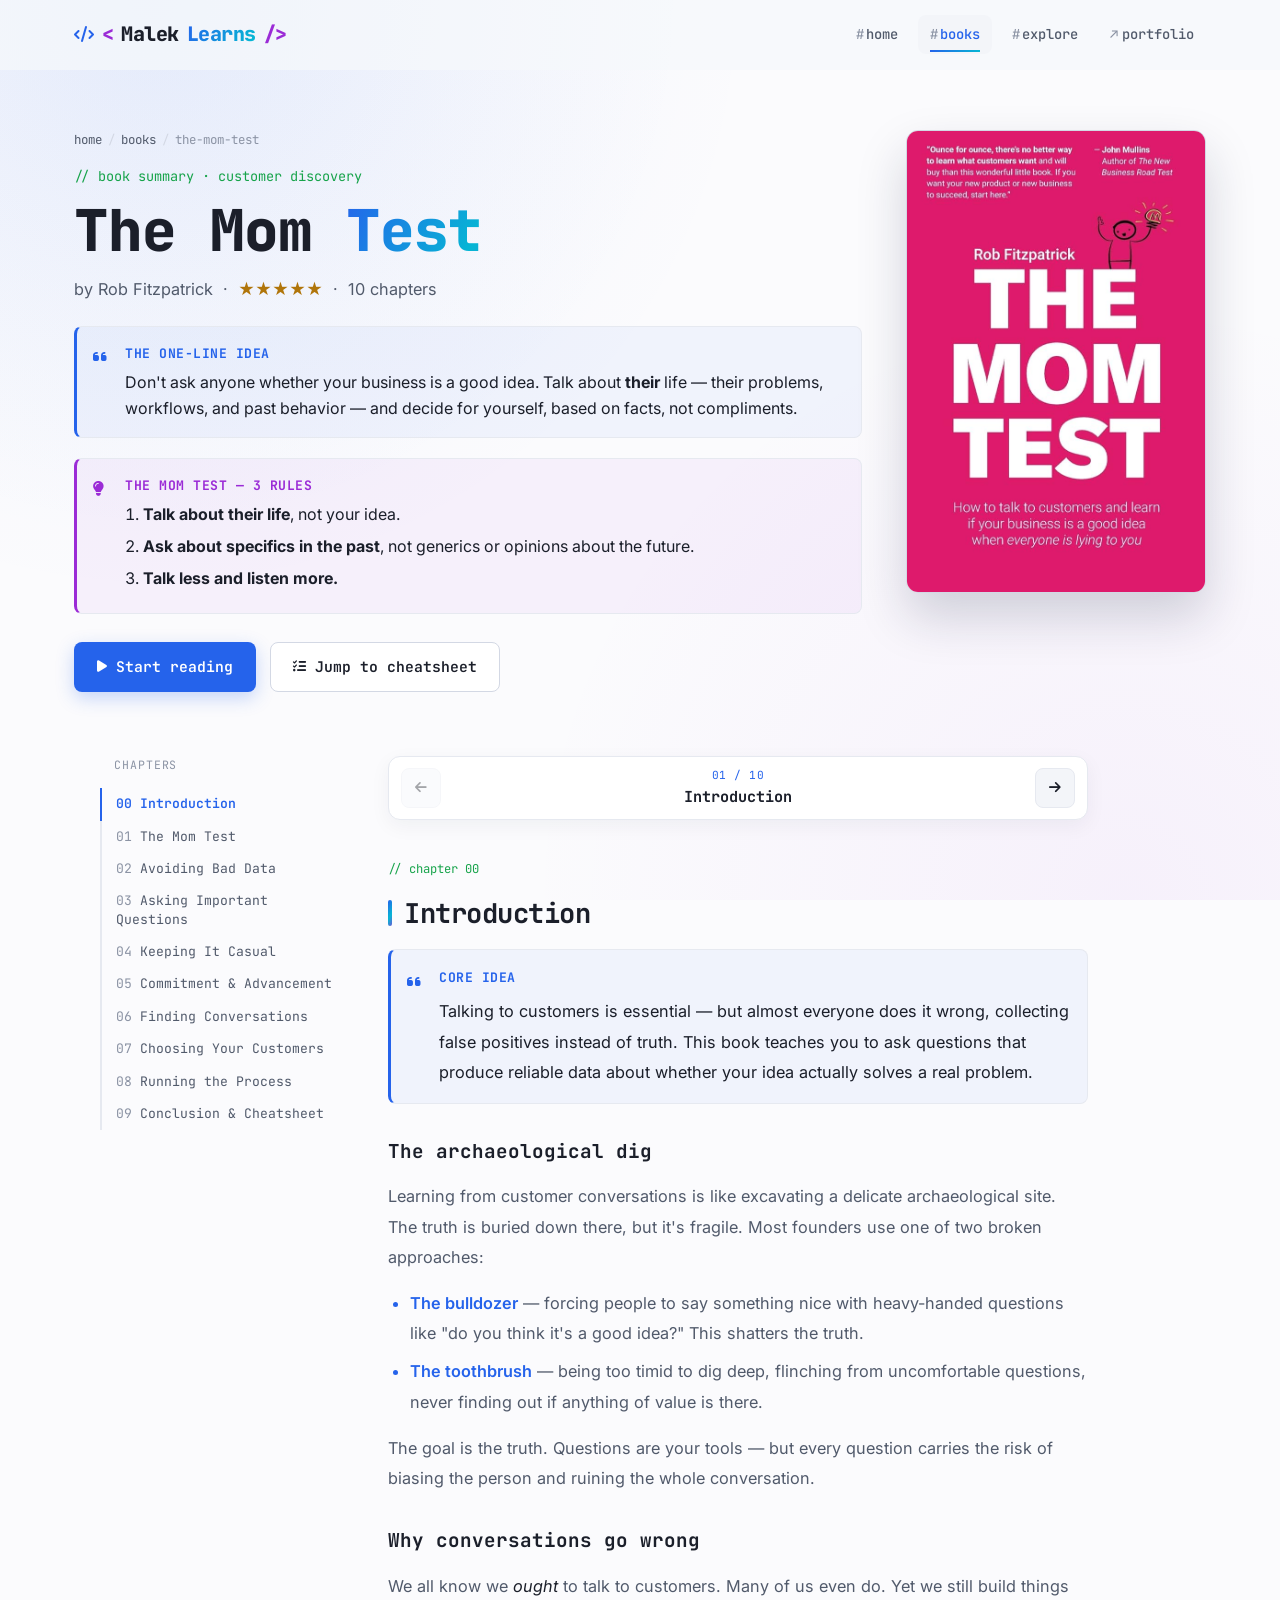
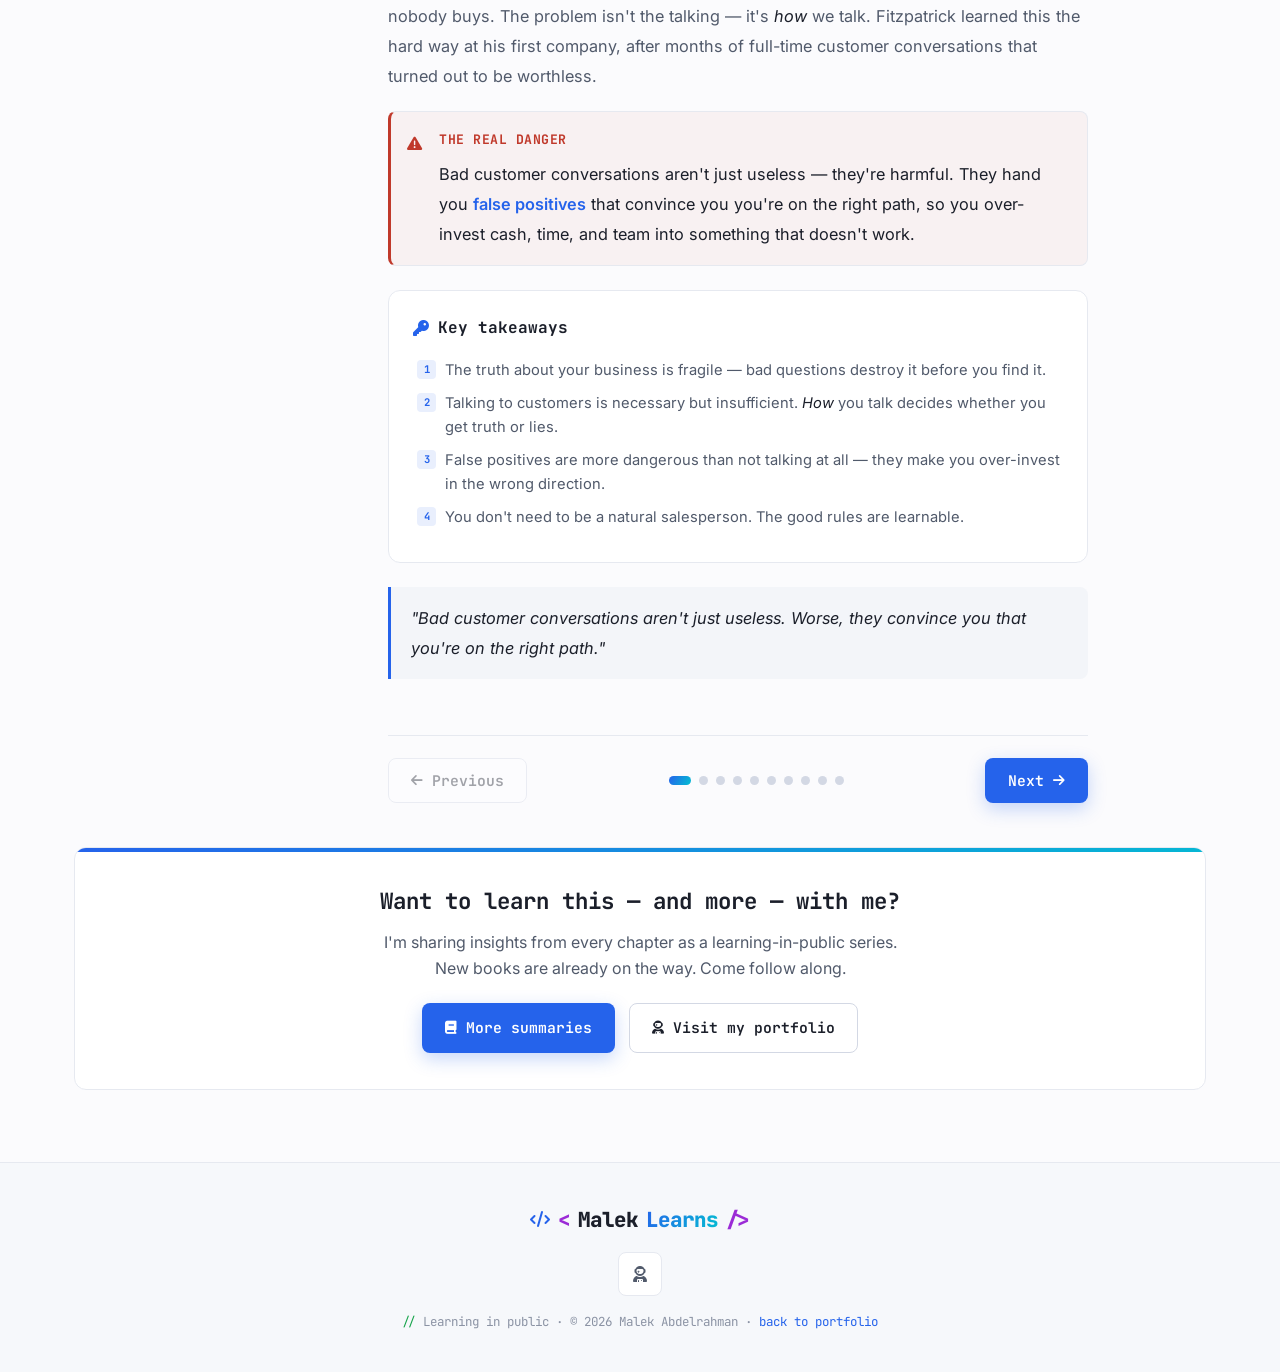
<file: books/the-mom-test/index.html>
<!DOCTYPE html>
<html lang="en">
<head>
    <meta charset="UTF-8">
    <meta name="viewport" content="width=device-width, initial-scale=1.0">
    <title>The Mom Test — Summary | MalekLearns</title>
    <meta name="description" content="A full chapter-by-chapter summary of The Mom Test by Rob Fitzpatrick: how to talk to customers and learn if your business is a good idea when everyone is lying to you.">
    <link rel="preconnect" href="https://fonts.googleapis.com">
    <link rel="preconnect" href="https://fonts.gstatic.com" crossorigin>
    <link href="https://fonts.googleapis.com/css2?family=JetBrains+Mono:wght@400;500;700;800&family=Inter:wght@400;500;600;700;800&display=swap" rel="stylesheet">
    <link rel="stylesheet" href="https://cdnjs.cloudflare.com/ajax/libs/font-awesome/6.5.1/css/all.min.css">
    <link rel="stylesheet" href="../../css/styles.css">
    <link rel="stylesheet" href="../../css/learning.css">
</head>
<body class="theme-studio" data-tilt="off">

    <div class="scroll-progress" id="scrollProgress"></div>

    <!-- NAVBAR -->
    <nav class="navbar" id="navbar">
        <div class="nav-container">
            <a href="../../index.html" class="nav-logo"><span class="logo-bracket">&lt;</span>Malek<span class="logo-dot">Learns</span><span class="logo-bracket">/&gt;</span></a>
            <div class="nav-links" id="navLinks">
                <a href="../../index.html" class="nav-link">home</a>
                <a href="../index.html" class="nav-link active">books</a>
                <a href="../../index.html#explore" class="nav-link">explore</a>
                <a href="https://malek-abdelrahman-hassan.github.io/" class="nav-link external" target="_blank" rel="noopener">portfolio</a>
            </div>
            <button class="nav-toggle" id="navToggle" aria-label="Toggle menu"><span></span><span></span><span></span></button>
        </div>
    </nav>
    <div class="nav-overlay" id="navOverlay"></div>

    <!-- BOOK HERO -->
    <header class="page-hero book-hero">
        <div class="container book-hero-inner">
            <div class="book-hero-main">
                <p class="crumbs"><a href="../../index.html">home</a><span>/</span><a href="../index.html">books</a><span>/</span>the-mom-test</p>
                <p class="page-kicker">// book summary · customer discovery</p>
                <h1 class="page-title">The Mom <span class="name-highlight">Test</span></h1>
                <p class="page-sub">by Rob Fitzpatrick &nbsp;·&nbsp; <span style="color:var(--fn)">★★★★★</span> &nbsp;·&nbsp; 10 chapters</p>

                <div class="callout quote" style="margin-top:24px;">
                    <span class="callout-title">The one-line idea</span>
                    <p>Don't ask anyone whether your business is a good idea. Talk about <strong>their</strong> life — their problems, workflows, and past behavior — and decide for yourself, based on facts, not compliments.</p>
                </div>

                <div class="callout important">
                    <span class="callout-title">The Mom Test — 3 rules</span>
                    <ol style="margin:0 0 0 18px;">
                        <li><strong>Talk about their life</strong>, not your idea.</li>
                        <li><strong>Ask about specifics in the past</strong>, not generics or opinions about the future.</li>
                        <li><strong>Talk less and listen more.</strong></li>
                    </ol>
                </div>

                <div class="page-actions">
                    <a href="#introduction" class="btn btn-primary"><i class="fas fa-play"></i> Start reading</a>
                    <a href="#cheatsheet" class="btn btn-outline"><i class="fas fa-list-check"></i> Jump to cheatsheet</a>
                </div>
            </div>

            <aside class="book-hero-cover">
                <div class="book-cover">
                    <img src="../../Covers/The%20Mom%20Test.jpg" alt="The Mom Test by Rob Fitzpatrick — book cover" loading="lazy">
                </div>
            </aside>
        </div>
    </header>

    <!-- BODY: TOC + PROSE -->
    <main class="section" style="padding-top:24px;">
        <div class="container">
            <div class="book-layout">

                <!-- STICKY TOC -->
                <aside class="toc">
                    <p class="toc-label">Chapters</p>
                    <nav class="toc-list">
                        <a href="#introduction"><span class="toc-num">00</span>Introduction</a>
                        <a href="#the-mom-test"><span class="toc-num">01</span>The Mom Test</a>
                        <a href="#avoiding-bad-data"><span class="toc-num">02</span>Avoiding Bad Data</a>
                        <a href="#important-questions"><span class="toc-num">03</span>Asking Important Questions</a>
                        <a href="#keeping-it-casual"><span class="toc-num">04</span>Keeping It Casual</a>
                        <a href="#commitment"><span class="toc-num">05</span>Commitment &amp; Advancement</a>
                        <a href="#finding-conversations"><span class="toc-num">06</span>Finding Conversations</a>
                        <a href="#choosing-customers"><span class="toc-num">07</span>Choosing Your Customers</a>
                        <a href="#running-the-process"><span class="toc-num">08</span>Running the Process</a>
                        <a href="#cheatsheet"><span class="toc-num">09</span>Conclusion &amp; Cheatsheet</a>
                    </nav>
                </aside>

                <!-- READER (chapter carousel) -->
                <div class="reader" id="reader">
                    <div class="reader-bar">
                        <button class="reader-nav" data-dir="-1" aria-label="Previous chapter"><i class="fas fa-arrow-left"></i></button>
                        <div class="reader-status">
                            <span class="reader-count"><span id="readerNum">01</span> / 10</span>
                            <span class="reader-now" id="readerNow">Introduction</span>
                        </div>
                        <button class="reader-nav" data-dir="1" aria-label="Next chapter"><i class="fas fa-arrow-right"></i></button>
                    </div>

                    <div class="reader-viewport prose">
                    <!-- 00 INTRODUCTION -->
                    <section id="introduction" class="chapter-slide section-anchor">
                        <p class="chapter-eyebrow">// chapter 00</p>
                        <h2>Introduction</h2>
                        <div class="callout quote">
                            <span class="callout-title">Core idea</span>
                            <p>Talking to customers is essential — but almost everyone does it wrong, collecting false positives instead of truth. This book teaches you to ask questions that produce reliable data about whether your idea actually solves a real problem.</p>
                        </div>
                        <h3>The archaeological dig</h3>
                        <p>Learning from customer conversations is like excavating a delicate archaeological site. The truth is buried down there, but it's fragile. Most founders use one of two broken approaches:</p>
                        <ul>
                            <li><strong>The bulldozer</strong> — forcing people to say something nice with heavy-handed questions like "do you think it's a good idea?" This shatters the truth.</li>
                            <li><strong>The toothbrush</strong> — being too timid to dig deep, flinching from uncomfortable questions, never finding out if anything of value is there.</li>
                        </ul>
                        <p>The goal is the truth. Questions are your tools — but every question carries the risk of biasing the person and ruining the whole conversation.</p>
                        <h3>Why conversations go wrong</h3>
                        <p>We all know we <em>ought</em> to talk to customers. Many of us even do. Yet we still build things nobody buys. The problem isn't the talking — it's <em>how</em> we talk. Fitzpatrick learned this the hard way at his first company, after months of full-time customer conversations that turned out to be worthless.</p>
                        <div class="callout warning">
                            <span class="callout-title">The real danger</span>
                            <p>Bad customer conversations aren't just useless — they're harmful. They hand you <strong>false positives</strong> that convince you you're on the right path, so you over-invest cash, time, and team into something that doesn't work.</p>
                        </div>
                        <div class="box takeaways">
                            <p class="box-title"><i class="fas fa-key"></i> Key takeaways</p>
                            <ol>
                                <li>The truth about your business is fragile — bad questions destroy it before you find it.</li>
                                <li>Talking to customers is necessary but insufficient. <em>How</em> you talk decides whether you get truth or lies.</li>
                                <li>False positives are more dangerous than not talking at all — they make you over-invest in the wrong direction.</li>
                                <li>You don't need to be a natural salesperson. The good rules are learnable.</li>
                            </ol>
                        </div>
                        <blockquote>"Bad customer conversations aren't just useless. Worse, they convince you that you're on the right path."</blockquote>
                    </section>

                    <!-- 01 THE MOM TEST -->
                    <section id="the-mom-test" class="chapter-slide section-anchor">
                        <p class="chapter-eyebrow">// chapter 01</p>
                        <h2>The Mom Test</h2>
                        <div class="callout quote">
                            <span class="callout-title">Core idea</span>
                            <p>You shouldn't ask anyone whether your business is a good idea. Talk about their life — problems, workflows, past behavior — and decide for yourself whether your idea is good, based on the facts you gather.</p>
                        </div>
                        <h3>The core problem</h3>
                        <p>People say you shouldn't ask your mom whether your business is a good idea. True — but it misses the point. You shouldn't ask <em>anyone</em>. Your mom lies the most (she loves you), but it's a bad question that invites <em>everyone</em> to lie at least a little. It's not their job to show you the truth; it's yours to find it, by asking good questions.</p>
                        <h3>Failing vs. passing the test</h3>
                        <p>In the failing version, the son pitches a cookbook app directly: "Would you buy this?" Mom gives lukewarm signals, he ignores them, piles on features, and she finally caves: "Oh, that sounds amazing, honey." He walks away thinking he's validated the idea.</p>
                        <p>In the passing version he never mentions the idea. He asks about her life: how she uses the iPad, the last thing she did on it, where the new cookbooks on the shelf came from. She can't lie because she's only describing real behavior — and the conversation yields gold (gift markets, younger cooks, where she discovers apps).</p>
                        <div class="callout important">
                            <span class="callout-title">The three rules</span>
                            <ol style="margin:0 0 0 18px;">
                                <li><strong>Talk about their life</strong> instead of your idea.</li>
                                <li><strong>Ask about specifics in the past</strong> instead of generics or the future.</li>
                                <li><strong>Talk less and listen more.</strong></li>
                            </ol>
                        </div>
                        <h3>Good questions vs. bad questions</h3>
                        <table>
                            <thead><tr><th>Bad question</th><th>Why it fails</th></tr></thead>
                            <tbody>
                                <tr><td>"Do you think it's a good idea?"</td><td>Only the market can tell you. Everything else is opinion.</td></tr>
                                <tr><td>"Would you buy a product that did X?"</td><td>Hypothetical + wanting to please you = always "yes".</td></tr>
                                <tr><td>"How much would you pay for X?"</td><td>The number feels rigorous, but it's still a lie.</td></tr>
                            </tbody>
                        </table>
                        <table>
                            <thead><tr><th>Good question</th><th>Why it works</th></tr></thead>
                            <tbody>
                                <tr><td>"Why do you bother?"</td><td>Gets from the perceived problem to the real one.</td></tr>
                                <tr><td>"Talk me through the last time that happened."</td><td>Show, not tell — concrete past behavior.</td></tr>
                                <tr><td>"What else have you tried?"</td><td>Reveals current solutions, price anchors, and whether they care.</td></tr>
                                <tr><td>"Who else should I talk to?"</td><td>Multiplies your leads.</td></tr>
                            </tbody>
                        </table>
                        <div class="callout important">
                            <span class="callout-title">They own the problem, you own the solution</span>
                            <p>You aren't allowed to tell them what their problem is, and in return they aren't allowed to tell you what to build. Gather facts about their life; the visionary leap to a solution is your job.</p>
                        </div>
                        <div class="box takeaways">
                            <p class="box-title"><i class="fas fa-key"></i> Key takeaways</p>
                            <ol>
                                <li>Never ask "is this a good idea?" — only the market can answer.</li>
                                <li>Replace hypotheticals about the future with concrete questions about the past.</li>
                                <li>If someone hasn't already looked for a solution, they won't buy yours.</li>
                                <li>Opinions are worthless; behavior is everything.</li>
                                <li>Always end with "who else should I talk to?"</li>
                            </ol>
                        </div>
                        <div class="box rules">
                            <p class="box-title"><i class="fas fa-compass"></i> Rules of thumb</p>
                            <ul>
                                <li>Opinions are worthless. Only the market decides if your idea is good.</li>
                                <li>Anything involving the future is an over-optimistic lie. Ask about the past.</li>
                                <li>People lie if they think it's what you want to hear — so don't reveal what you want to hear.</li>
                                <li>If they haven't tried to solve it already, they won't buy your solution.</li>
                            </ul>
                        </div>
                        <blockquote>"You aren't allowed to tell them what their problem is, and in return, they aren't allowed to tell you what to build."</blockquote>
                    </section>

                    <!-- 02 AVOIDING BAD DATA -->
                    <section id="avoiding-bad-data" class="chapter-slide section-anchor">
                        <p class="chapter-eyebrow">// chapter 02</p>
                        <h2>Avoiding Bad Data</h2>
                        <div class="callout quote">
                            <span class="callout-title">Core idea</span>
                            <p>Three types of bad data sabotage your learning: <strong>compliments</strong>, <strong>fluff</strong>, and <strong>ideas</strong>. Deflect compliments, anchor fluff to concrete past behavior, and dig beneath ideas to find the real motivation.</p>
                        </div>
                        <h3>1 · Deflecting compliments</h3>
                        <p>Most meetings end with a compliment, and it feels great — but they're almost certainly being polite. Even genuine praise is worthless data. The best defense is not mentioning your idea at all; if praise slips out, deflect and redirect to facts.</p>
                        <div class="callout example">
                            <span class="callout-title">Deflecting in practice</span>
                            <p><strong>Bad:</strong> "Thanks! We're predicting 35% cost savings." (accept praise, keep pitching)</p>
                            <p><strong>Good:</strong> "Whoops — I got excited and started pitching. Mind if I ask how you handle this stuff at the moment?"</p>
                        </div>
                        <h3>2 · Anchoring fluff</h3>
                        <p>Fluff comes in three shapes: generic claims ("I always…"), future promises ("I would…"), and hypothetical maybes ("I might…"). The world's most deadly fluff is <strong>"I would definitely buy that."</strong> People are wildly more positive about an imagined future than the real one — Fitzpatrick's first startup lost ~$10M trusting fluffy promises.</p>
                        <div class="callout example">
                            <span class="callout-title">Anchoring a generic claim</span>
                            <p><strong>Them:</strong> "I'm an Inbox-Zero zealot." <strong>You:</strong> "What's your inbox at right now?" → "When did it last fall apart?" → "Talk me through how you handled it." Now you're in reality, not fantasy.</p>
                        </div>
                        <h3>3 · Digging beneath ideas</h3>
                        <p>When people "flip" and start requesting features, write them down — but don't obey them. Understand the motivation first.</p>
                        <div class="callout warning">
                            <span class="callout-title">The MTV analytics trap</span>
                            <p>MTV asked for analytics, so the team built a full dashboard. Nobody used it — MTV's clients just liked receiving a nice-looking CSV every Friday. Three months wasted because no one asked "why do you want this?"</p>
                        </div>
                        <p><strong>Dig into requests:</strong> "Why do you want that?" · "What would that let you do?" · "How are you coping without it?"</p>
                        <p><strong>Dig into emotion:</strong> "Tell me more." · "That seems to really bug you." · "Why haven't you fixed it already?"</p>
                        <div class="box takeaways">
                            <p class="box-title"><i class="fas fa-key"></i> Key takeaways</p>
                            <ol>
                                <li>Bad data = compliments, fluff (generics/hypotheticals/future), and unexamined feature requests.</li>
                                <li>"I would definitely buy that" is the most dangerous sentence a customer can say.</li>
                                <li>Always anchor generic claims to specific past behavior.</li>
                                <li>Understand feature requests; don't obey them. Ask "why?" until you hit the root cause.</li>
                                <li>Emotional signals are goldmines — dig in, don't move on.</li>
                                <li>The more you're talking, the worse you're doing.</li>
                            </ol>
                        </div>
                        <div class="box rules">
                            <p class="box-title"><i class="fas fa-compass"></i> Rules of thumb</p>
                            <ul>
                                <li>Compliments are the fool's gold of customer learning: shiny, distracting, worthless.</li>
                                <li>Ideas and feature requests should be understood, not obeyed.</li>
                                <li>If you've mentioned your idea, people protect your feelings. Keep your ego out.</li>
                                <li>The more you're talking, the worse you're doing.</li>
                            </ul>
                        </div>
                        <blockquote>"The world's most deadly fluff is: 'I would definitely buy that.'"</blockquote>
                    </section>

                    <!-- 03 IMPORTANT QUESTIONS -->
                    <section id="important-questions" class="chapter-slide section-anchor">
                        <p class="chapter-eyebrow">// chapter 03</p>
                        <h2>Asking Important Questions</h2>
                        <div class="callout quote">
                            <span class="callout-title">Core idea</span>
                            <p>Once you can ask unbiased questions, make sure you're asking the <strong>right</strong> ones — the scary, business-critical questions you're tempted to avoid, not the safe, trivial ones that keep things comfortable.</p>
                        </div>
                        <h3>Find the scary questions</h3>
                        <p>Run two thought experiments: imagine the company has <em>failed</em> — why? Imagine it's a <em>huge success</em> — what had to be true? Then go learn about those critical pieces.</p>
                        <div class="callout warning">
                            <span class="callout-title">The critical rule</span>
                            <p>Every time you talk to someone, ask at least one question that has the potential to completely destroy your currently imagined business.</p>
                        </div>
                        <h3>Love bad news</h3>
                        <p>Bad news early is the best outcome — it saves your time and money. Spending $5k to learn an idea is dead beats spending $50k to find out the hard way. And <strong>lukewarm responses are more informative than enthusiastic ones</strong> — "meh" is reliable data; don't pitch harder to convert it into a "wow".</p>
                        <h3>Look before you zoom</h3>
                        <div class="callout example">
                            <span class="callout-title">The premature-zoom trap</span>
                            <p><strong>Bad:</strong> "How often do you go to the gym?" → "Never." → "What's your biggest problem with the gym?" — they don't even care about fitness, yet you "validate" convenience.</p>
                            <p><strong>Good:</strong> "What are your big goals right now?" → if fitness isn't on the list, they're not your customer. Move on.</p>
                        </div>
                        <h3>Product risk vs. market risk</h3>
                        <table>
                            <thead><tr><th>Risk type</th><th>Questions it answers</th></tr></thead>
                            <tbody>
                                <tr><td>Market risk</td><td>Do they want it? Will they pay? Are there enough of them?</td></tr>
                                <tr><td>Product risk</td><td>Can I build it? Can I grow it? Will they keep using it?</td></tr>
                            </tbody>
                        </table>
                        <p>Conversations validate <strong>market risk</strong>. <strong>Product risk</strong> (e.g. marketplaces, video games) usually can't be talked away — you have to build to find out.</p>
                        <div class="box takeaways">
                            <p class="box-title"><i class="fas fa-key"></i> Key takeaways</p>
                            <ol>
                                <li>Be terrified of at least one question in every conversation, or you're asking the wrong ones.</li>
                                <li>Bad news is good news — it saves you from the wrong path.</li>
                                <li>A "meh" is more reliable than a "wow". Don't pitch harder.</li>
                                <li>Don't zoom into a problem before confirming they care about the area at all.</li>
                                <li>Address every failure point, not just the most interesting one.</li>
                                <li>Always prepare your top 3 questions beforehand.</li>
                            </ol>
                        </div>
                        <div class="box rules">
                            <p class="box-title"><i class="fas fa-compass"></i> Rules of thumb</p>
                            <ul>
                                <li>You should be terrified of at least one question in every conversation.</li>
                                <li>There's more reliable information in a "meh" than a "Wow!"</li>
                                <li>Start broad; don't zoom in until you've found a strong signal.</li>
                                <li>You always need a list of your 3 big questions.</li>
                            </ul>
                        </div>
                        <blockquote>"You're searching for the truth, not trying to be right."</blockquote>
                    </section>

                    <!-- 04 KEEPING IT CASUAL -->
                    <section id="keeping-it-casual" class="chapter-slide section-anchor">
                        <p class="chapter-eyebrow">// chapter 04</p>
                        <h2>Keeping It Casual</h2>
                        <div class="callout quote">
                            <span class="callout-title">Core idea</span>
                            <p>The best customer learning happens in quick, informal chats — not formal scheduled meetings. Strip the formality and you remove the bias, overhead, and awkwardness.</p>
                        </div>
                        <h3>The problem with formal meetings</h3>
                        <p>A one-hour meeting really costs about four hours once you count coordination, commuting, and review. Early on it's a big ask, and you may not have the credibility to land one anyway. The most precious startup resource is the founders' time and attention.</p>
                        <div class="callout example">
                            <span class="callout-title">The speaker example</span>
                            <p>Instead of booking a formal meeting with a conference speaker, just ask: "How did you end up getting this gig?" You're now learning about their world — and they don't even know you're doing customer discovery.</p>
                        </div>
                        <h3>How long should conversations be?</h3>
                        <table>
                            <thead><tr><th>Stage</th><th>Duration</th><th>Purpose</th></tr></thead>
                            <tbody>
                                <tr><td>Early broad questions</td><td>5 min</td><td>Is this a real problem? Does it matter?</td></tr>
                                <tr><td>Workflow &amp; current solutions</td><td>10–15 min</td><td>How do they solve it now? What have they tried?</td></tr>
                                <tr><td>Industry deep-dive</td><td>60+ min</td><td>Learn the details from an expert.</td></tr>
                            </tbody>
                        </table>
                        <p>You can disprove an entire idea in five minutes of casual chat — Fitzpatrick killed an investor-dealflow idea after the investor pointed to a dozen sticky notes on the wall, their whole "system".</p>
                        <div class="box takeaways">
                            <p class="box-title"><i class="fas fa-key"></i> Key takeaways</p>
                            <ol>
                                <li>The best early conversations are 5–15 minute casual chats, not hour-long meetings.</li>
                                <li>With your top 3 questions ready, any encounter becomes an opportunity.</li>
                                <li>Formality kills learning — people switch into performance mode.</li>
                                <li>Problem discovery never needs a meeting. Save those for when you have something to show.</li>
                                <li>If it feels like they're doing you a favour, you're being too formal.</li>
                            </ol>
                        </div>
                        <div class="box rules">
                            <p class="box-title"><i class="fas fa-compass"></i> Rules of thumb</p>
                            <ul>
                                <li>Learning about a customer works better as a quick, casual chat than a long, formal meeting.</li>
                                <li>If it feels like they're doing you a favour by talking to you, it's probably too formal.</li>
                                <li>Give as little information about your idea as possible while still nudging the discussion usefully.</li>
                            </ul>
                        </div>
                        <blockquote>"If it feels like they're doing you a favour by talking to you, it's probably too formal."</blockquote>
                    </section>

                    <!-- 05 COMMITMENT -->
                    <section id="commitment" class="chapter-slide section-anchor">
                        <p class="chapter-eyebrow">// chapter 05</p>
                        <h2>Commitment &amp; Advancement</h2>
                        <div class="callout quote">
                            <span class="callout-title">Core idea</span>
                            <p>Once you've designed a solution, the only way to know it's real is to push for <strong>commitment</strong> — something they give up that has value (time, money, reputation). Compliments cost nothing and prove nothing. Commitment is the truth serum.</p>
                        </div>
                        <table>
                            <thead><tr><th>Concept</th><th>Definition</th></tr></thead>
                            <tbody>
                                <tr><td>Commitment</td><td>They show they're serious by giving up time, reputation, or money.</td></tr>
                                <tr><td>Advancement</td><td>They move to the next step of your real funnel, closer to a sale.</td></tr>
                            </tbody>
                        </table>
                        <h3>The zombie-lead problem</h3>
                        <p>When you don't push for advancement, you collect <strong>zombie leads</strong> — people who keep taking meetings, say nice things, but never commit. Your startup has been friend-zoned. There's no such thing as a meeting that just "went well": every meeting either succeeds (commitment to advance) or fails (a compliment or stall).</p>
                        <div class="callout important">
                            <span class="callout-title">The three currencies of commitment</span>
                            <p><strong>Time:</strong> a next meeting with clear goals, feedback on wireframes, a real trial. <strong>Reputation:</strong> intro to the boss/team, a public testimonial. <strong>Money:</strong> letter of intent, pre-order, deposit.</p>
                        </div>
                        <table>
                            <thead><tr><th>Meeting ending</th><th>Verdict</th></tr></thead>
                            <tbody>
                                <tr><td>"That's so cool, I love it!"</td><td>Bad — pure compliment.</td></tr>
                                <tr><td>"Let me know when it launches."</td><td>Bad — a stall, not a pre-order.</td></tr>
                                <tr><td>"I would definitely buy that."</td><td>Bad — dangerous false positive.</td></tr>
                                <tr><td>"Can I buy the prototype?"</td><td>Great — money for something unfinished.</td></tr>
                                <tr><td>"Come talk to the rest of the team."</td><td>Good — a reputation commitment.</td></tr>
                            </tbody>
                        </table>
                        <h3>Earlyvangelists</h3>
                        <p>Your first customers are "crazy" in the best way: they have the problem, know they have it, have a budget, and have already cobbled together their own workaround. When you see deep emotion, keep that person close — they're your first sale.</p>
                        <div class="box takeaways">
                            <p class="box-title"><i class="fas fa-key"></i> Key takeaways</p>
                            <ol>
                                <li>After learning, push for commitment to separate real customers from zombie leads.</li>
                                <li>A meeting that ends with only a compliment has failed.</li>
                                <li>Commitment = giving up time, reputation, or money. Compliments = nothing.</li>
                                <li>"I would definitely buy that" is bad; "Can I buy the prototype?" is great.</li>
                                <li>Not asking for commitment is worse than being rejected.</li>
                                <li>Find earlyvangelists — emotional people who've already built workarounds.</li>
                            </ol>
                        </div>
                        <div class="box rules">
                            <p class="box-title"><i class="fas fa-compass"></i> Rules of thumb</p>
                            <ul>
                                <li>Friendly "customers" who never buy are a dangerous source of mixed signals.</li>
                                <li>If you don't know what happens next after a meeting, it was pointless.</li>
                                <li>The more they give up, the more seriously you can take their kind words.</li>
                                <li>In early-stage sales, the real goal is learning; revenue is a side-effect.</li>
                            </ul>
                        </div>
                        <blockquote>"There's no such thing as a meeting which just 'went well'. Every meeting either succeeds or fails."</blockquote>
                    </section>

                    <!-- 06 FINDING CONVERSATIONS -->
                    <section id="finding-conversations" class="chapter-slide section-anchor">
                        <p class="chapter-eyebrow">// chapter 06</p>
                        <h2>Finding Conversations</h2>
                        <div class="callout quote">
                            <span class="callout-title">Core idea</span>
                            <p>The hardest conversations are the first ones. Cold outreach gets you started, but the goal is to convert it into warm intros as fast as possible — by immersing yourself in communities, teaching, organizing events, and framing meetings properly.</p>
                        </div>
                        <h3>Going to them &amp; bringing them to you</h3>
                        <p>Cold calls are fine — if 98 of 100 hang up, you still have two conversations in play. But going <em>to</em> people puts you on the back foot. Better to plant a flag they come to: organize your own meetup ("the most unfair trick for rapid customer learning"), teach, blog, or host a panel and absorb the credibility of your guests.</p>
                        <h3>Framing the meeting — V / F / W / P / A</h3>
                        <div class="callout important">
                            <span class="callout-title">Very Few Wizards Properly Ask</span>
                            <ol style="margin:0 0 0 18px;">
                                <li><strong>Vision</strong> — half a sentence on how you're making the world better.</li>
                                <li><strong>Framing</strong> — what stage you're at; you're not selling.</li>
                                <li><strong>Weakness</strong> — the specific problem you need help with.</li>
                                <li><strong>Pedestal</strong> — why <em>they in particular</em> can help.</li>
                                <li><strong>Ask</strong> — ask for help.</li>
                            </ol>
                        </div>
                        <div class="callout example">
                            <span class="callout-title">Framing email</span>
                            <p>"Hey Pete, I'm trying to make desk rental less painful for new businesses <em>(vision)</em>. We're just starting and have nothing to sell <em>(framing)</em>. I only understand the tenant's side and I'm lost on the landlord's <em>(weakness)</em>. You've rented desks for years and could help me cut through the fog <em>(pedestal)</em>. Got time in the next couple weeks? <em>(ask)</em>"</p>
                        </div>
                        <h3>The advisory flip</h3>
                        <p>Don't go looking for customers — it creates a needy vibe. Go looking for <strong>advisors</strong>. It gives you a reason to be there, puts you in control, and changes the dynamic even if the topics are identical. Keep talking to a focused segment until you stop hearing new things — often just <strong>3–5 conversations</strong>.</p>
                        <div class="box takeaways">
                            <p class="box-title"><i class="fas fa-key"></i> Key takeaways</p>
                            <ol>
                                <li>The goal of cold outreach is to stop doing it — convert to warm intros fast.</li>
                                <li>Organizing your own meetup is the most unfair trick for rapid learning and instant credibility.</li>
                                <li>Teaching makes customers come to you and take you seriously.</li>
                                <li>Frame formal meetings with V/F/W/P/A — never let it default to a sales pitch.</li>
                                <li>Start in person; phone/video loses too much signal early on.</li>
                                <li>Look for advisors, not customers. 3–5 focused conversations can answer your core questions.</li>
                            </ol>
                        </div>
                        <div class="box rules">
                            <p class="box-title"><i class="fas fa-compass"></i> Rules of thumb</p>
                            <ul>
                                <li>If it's not a formal meeting, you don't need excuses — just have a good conversation.</li>
                                <li>If it's a topic you both care about, find an excuse to talk about it.</li>
                                <li>Keep having conversations until you stop hearing new stuff.</li>
                            </ul>
                        </div>
                        <blockquote>"The goal of cold conversations is to stop having them."</blockquote>
                    </section>

                    <!-- 07 CHOOSING CUSTOMERS -->
                    <section id="choosing-customers" class="chapter-slide section-anchor">
                        <p class="chapter-eyebrow">// chapter 07</p>
                        <h2>Choosing Your Customers</h2>
                        <div class="callout quote">
                            <span class="callout-title">Core idea</span>
                            <p>Startups don't starve, they drown — in too many options and customer types. If feedback is inconsistent, your segment is too broad. Slice it down to a specific <strong>who-where pair</strong> you can actually find and serve.</p>
                        </div>
                        <h3>Start narrow, expand later</h3>
                        <table>
                            <thead><tr><th>Company</th><th>Started with</th><th>Expanded to</th></tr></thead>
                            <tbody>
                                <tr><td>Google</td><td>PhD students finding obscure code</td><td>Everyone, anything</td></tr>
                                <tr><td>eBay</td><td>Collectors buying Pez dispensers</td><td>Everyone buying/selling</td></tr>
                                <tr><td>Evernote</td><td>Moms saving recipes</td><td>Everyone saving anything</td></tr>
                            </tbody>
                        </table>
                        <p>Before you can serve everyone, you have to serve <em>someone</em>.</p>
                        <div class="callout warning">
                            <span class="callout-title">The key diagnostic</span>
                            <p>If you talk to 10+ people and results are still all over the map, your segment is too fuzzy. You're having one conversation each with twenty different customer types, not twenty with your customer.</p>
                        </div>
                        <h3>Customer slicing</h3>
                        <p>Drill into ever-more-specific groups: within this group, who wants it <em>most</em>, and <em>why</em>? What are they already doing about it, and <em>where</em> can you find them? Then pick the group that is <strong>profitable</strong>, <strong>easy to reach</strong>, and <strong>rewarding</strong> to serve. A good segment is a who-where pair — if you don't know where to find them, keep slicing.</p>
                        <div class="box takeaways">
                            <p class="box-title"><i class="fas fa-key"></i> Key takeaways</p>
                            <ol>
                                <li>Inconsistent feedback means your segment is too broad — not your questions.</li>
                                <li>Before serving everyone, serve someone. Start with the narrowest viable segment.</li>
                                <li>Keep asking "within this group, who wants it most?" until the group is findable.</li>
                                <li>A good segment is a who-where pair.</li>
                                <li>Choose your first segment for profitability, reachability, and personal reward.</li>
                                <li>In multi-sided businesses, talk to every customer type, not just the payer.</li>
                            </ol>
                        </div>
                        <div class="box rules">
                            <p class="box-title"><i class="fas fa-compass"></i> Rules of thumb</p>
                            <ul>
                                <li>If you aren't finding consistent problems and goals, your segment isn't specific enough.</li>
                                <li>Good customer segments are a who-where pair. If you don't know where to find them, keep slicing.</li>
                            </ul>
                        </div>
                        <blockquote>"Startups don't starve, they drown. You never have too few options — you have too many."</blockquote>
                    </section>

                    <!-- 08 RUNNING THE PROCESS -->
                    <section id="running-the-process" class="chapter-slide section-anchor">
                        <p class="chapter-eyebrow">// chapter 08</p>
                        <h2>Running the Process</h2>
                        <div class="callout quote">
                            <span class="callout-title">Core idea</span>
                            <p>Perfect questions are wasted without a process around them: prep before, take good notes during, review with your team after. The biggest failure isn't bad questions — it's becoming a learning bottleneck who hoards insights in their head.</p>
                        </div>
                        <h3>The learning bottleneck</h3>
                        <p>The classic anti-pattern: one "business guy" attends every meeting then tells the team what to do, with "the customer said so" as the trump card. Fitzpatrick bottlenecked so hard his CTO quit. Avoid it with three habits: <strong>prepping</strong>, <strong>reviewing</strong>, and <strong>good notes</strong>.</p>
                        <p>Prep with your whole team around your current list of 3 big questions. Two people per meeting is ideal — one talks, one takes notes. Founders must be in the room; you can't outsource customer learning.</p>
                        <h3>Note-taking signal symbols</h3>
                        <table>
                            <thead><tr><th>Symbol</th><th>Meaning</th></tr></thead>
                            <tbody>
                                <tr><td>:) / :( / :|</td><td>Excited / angry / embarrassed</td></tr>
                                <tr><td>⚡</td><td>Pain or problem</td></tr>
                                <tr><td>⊓ / ☐ / ⤴</td><td>Goal / obstacle / workaround</td></tr>
                                <tr><td>☑ / $</td><td>Feature request / money &amp; budget</td></tr>
                                <tr><td>☆</td><td>Follow-up task</td></tr>
                            </tbody>
                        </table>
                        <div class="callout important">
                            <span class="callout-title">The golden rule of notes</span>
                            <p>Notes are useless if you don't look at them. Whatever medium you use, keep it lightweight enough that you'll actually review it.</p>
                        </div>
                        <div class="box takeaways">
                            <p class="box-title"><i class="fas fa-key"></i> Key takeaways</p>
                            <ol>
                                <li>Never become the learning bottleneck — share insights with exact quotes.</li>
                                <li>Prep with your team: know your 3 big questions and target commitment.</li>
                                <li>Two people per meeting: one talks, one takes notes.</li>
                                <li>Use signal symbols to keep notes scannable and sortable.</li>
                                <li>Review every batch: quotes, takeaways, what to improve.</li>
                                <li>Founders must be in the room. Spend a week, not months.</li>
                            </ol>
                        </div>
                        <div class="box rules">
                            <p class="box-title"><i class="fas fa-compass"></i> Rules of thumb</p>
                            <ul>
                                <li>If you don't know what you're trying to learn, don't bother having the conversation.</li>
                                <li>Notes are useless if you don't look at them.</li>
                                <li>Go build your dang company already — the process should make you faster, not slower.</li>
                            </ul>
                        </div>
                        <blockquote>"Telling the rest of the team 'what I learned' is functionally equivalent to telling them 'what you'll do.'"</blockquote>
                    </section>

                    <!-- 09 CONCLUSION & CHEATSHEET -->
                    <section id="cheatsheet" class="chapter-slide section-anchor">
                        <p class="chapter-eyebrow">// chapter 09</p>
                        <h2>Conclusion &amp; Cheatsheet</h2>
                        <div class="callout quote">
                            <span class="callout-title">Core idea</span>
                            <p>Startups are more craft than science — you learn by doing. The tools in this book help, but you have to get out in the field. Make it happen.</p>
                        </div>

                        <h3>The Mom Test (3 rules)</h3>
                        <ol>
                            <li><strong>Talk about their life</strong> instead of your idea.</li>
                            <li><strong>Ask about specifics in the past</strong> instead of generics or opinions about the future.</li>
                            <li><strong>Talk less and listen more.</strong></li>
                        </ol>

                        <h3>Getting back on track</h3>
                        <ul>
                            <li><strong>Deflect compliments</strong> — they're the fool's gold of customer learning.</li>
                            <li><strong>Anchor fluff</strong> — bring generics, hypotheticals, and promises back to specific past behavior.</li>
                            <li><strong>Dig beneath ideas &amp; emotions</strong> — find the real motivation behind requests.</li>
                        </ul>

                        <h3>A good meeting produces at least one of</h3>
                        <ul>
                            <li><strong>Facts</strong> — concrete specifics about what they do and why.</li>
                            <li><strong>Commitment</strong> — they give up time, reputation, or money.</li>
                            <li><strong>Advancement</strong> — they move to the next step of your funnel.</li>
                        </ul>

                        <div class="callout warning">
                            <span class="callout-title">Signs you're just going through the motions</span>
                            <p>You're talking more than they are · they're complimenting your idea · you don't know what happens next · you have no notes (or never review them) · an unexpected answer didn't change anything · you weren't scared of any question · you're not sure which big question you're answering.</p>
                        </div>

                        <h3>Framing the meeting (V/F/W/P/A)</h3>
                        <p><strong>Vision</strong> → <strong>Framing</strong> → <strong>Weakness</strong> → <strong>Pedestal</strong> → <strong>Ask</strong>. And the big prep question before any conversation: <em>"What do we want to learn from these guys?"</em></p>

                        <blockquote>"Go build your dang company already."</blockquote>
                    </section>
                    </div><!-- /reader-viewport -->

                    <div class="reader-foot">
                        <button class="btn btn-outline reader-step" data-dir="-1"><i class="fas fa-arrow-left"></i> Previous</button>
                        <div class="reader-dots" id="readerDots"></div>
                        <button class="btn btn-primary reader-step" data-dir="1">Next <i class="fas fa-arrow-right"></i></button>
                    </div>
                </div><!-- /reader -->
            </div><!-- /book-layout -->

            <!-- CTA -->
            <div class="cta-strip scroll-reveal">
                <h3>Want to learn this — and more — with me?</h3>
                <p>I'm sharing insights from every chapter as a learning-in-public series. New books are already on the way. Come follow along.</p>
                <div style="display:flex;gap:14px;justify-content:center;flex-wrap:wrap;">
                    <a href="../index.html" class="btn btn-primary"><i class="fas fa-book"></i> More summaries</a>
                    <a href="https://malek-abdelrahman-hassan.github.io/" class="btn btn-outline" target="_blank" rel="noopener"><i class="fas fa-user-astronaut"></i> Visit my portfolio</a>
                </div>
            </div>
        </div>
    </main>

    <!-- FOOTER -->
    <footer class="footer">
        <div class="container footer-content">
            <div class="footer-logo"><span class="logo-bracket">&lt;</span>Malek<span class="logo-dot">Learns</span><span class="logo-bracket">/&gt;</span></div>
            <div class="footer-socials">
                <a href="https://malek-abdelrahman-hassan.github.io/" target="_blank" rel="noopener" aria-label="Portfolio"><i class="fas fa-user-astronaut"></i></a>
            </div>
            <p class="footer-copy">Learning in public · &copy; <span id="year">2026</span> Malek Abdelrahman · <a href="https://malek-abdelrahman-hassan.github.io/" target="_blank" rel="noopener">back to portfolio</a></p>
        </div>
    </footer>

    <script src="../../js/scripts.js"></script>
</body>
</html>
</file>
<file: css/styles.css>
/* ============================================================
   Code Studio — core theme
   Light, dynamic IDE / code-editor aesthetic.
   Single source of truth for tokens, layout, nav, footer,
   buttons, and shared animations. See Theme/studio.md.
   ============================================================ */

:root {
    /* surfaces */
    --bg: #fbfbfd;
    --bg-2: #f3f5f9;
    --chrome: #f6f8fb;
    --surface: #ffffff;
    --line: #e6e9f0;
    --line-strong: #d3d8e4;

    /* text */
    --ink: #1b1f2a;
    --ink-soft: #515a6b;
    --ink-faint: #8b93a4;

    /* syntax tokens */
    --kw: #9b2bd6;
    --fn: #b0750a;
    --str: #c0392b;
    --num: #0a9e6e;
    --type: #1d8aa6;
    --var: #2563eb;
    --comment: #16a34a;

    /* brand */
    --accent: #2563eb;
    --accent-rgb: 37, 99, 235;
    --grad: linear-gradient(120deg, #2563eb, #06b6d4 50%, #9b2bd6);

    /* type */
    --font-display: 'JetBrains Mono', monospace;
    --font-body: 'Inter', -apple-system, BlinkMacSystemFont, sans-serif;
    --font-mono: 'JetBrains Mono', monospace;

    /* metrics */
    --nav-height: 70px;
    --maxw: 1180px;
    --radius: 12px;
    --radius-sm: 8px;
    --transition: 0.28s cubic-bezier(0.16, 1, 0.3, 1);
}

/* ============ RESET / BASE ============ */
*, *::before, *::after { box-sizing: border-box; margin: 0; padding: 0; }

html { scroll-behavior: smooth; scroll-padding-top: calc(var(--nav-height) + 20px); }

body {
    font-family: var(--font-body);
    background:
        radial-gradient(circle at 12% 0%, rgba(37, 99, 235, 0.05), transparent 42%),
        radial-gradient(circle at 88% 100%, rgba(155, 43, 214, 0.05), transparent 42%),
        var(--bg);
    background-attachment: fixed;
    color: var(--ink-soft);
    line-height: 1.6;
    -webkit-font-smoothing: antialiased;
    text-rendering: optimizeLegibility;
    overflow-x: clip;
}

a { color: inherit; text-decoration: none; }
img { max-width: 100%; display: block; }
ul { list-style: none; }

.container { width: 100%; max-width: var(--maxw); margin: 0 auto; padding: 0 24px; }

.section { padding: 72px 0; }

/* ============ SCROLL PROGRESS ============ */
.scroll-progress {
    position: fixed; top: 0; left: 0; height: 3px; width: 0%;
    background: var(--grad); background-size: 200% auto;
    animation: slideGrad 5s linear infinite;
    z-index: 2000;
}

/* ============ NAVBAR ============ */
.navbar {
    position: fixed; top: 0; left: 0; right: 0; height: var(--nav-height);
    display: flex; align-items: center;
    background: rgba(246, 248, 251, 0.72);
    border-bottom: 1px solid transparent;
    z-index: 1000; transition: var(--transition);
}
.navbar.scrolled {
    backdrop-filter: blur(12px); -webkit-backdrop-filter: blur(12px);
    border-bottom-color: var(--line);
    box-shadow: 0 4px 24px rgba(20, 30, 60, 0.05);
}
.nav-container {
    width: 100%; max-width: var(--maxw); margin: 0 auto; padding: 0 24px;
    display: flex; align-items: center; justify-content: space-between;
}
.nav-logo {
    display: inline-flex; align-items: center; gap: 8px;
    font-family: var(--font-display); font-weight: 800; font-size: 1.25rem;
    color: var(--ink); letter-spacing: -0.5px;
}
.nav-logo::before {
    content: '\f121'; font-family: 'Font Awesome 6 Free'; font-weight: 900;
    font-size: 1rem; color: var(--accent);
}
.logo-bracket { color: var(--kw); }
.logo-dot {
    background: var(--grad); background-size: 200% auto;
    -webkit-background-clip: text; background-clip: text;
    -webkit-text-fill-color: transparent;
    animation: slideGrad 5s linear infinite;
}

.nav-links { display: flex; align-items: center; gap: 8px; }
.nav-link {
    position: relative; font-family: var(--font-display); font-size: 0.86rem;
    font-weight: 500; color: var(--ink-soft); padding: 8px 12px; border-radius: var(--radius-sm);
    transition: color var(--transition), background var(--transition);
}
.nav-link::before { content: '#'; color: var(--ink-faint); margin-right: 2px; }
.nav-link::after {
    content: ''; position: absolute; left: 12px; right: 12px; bottom: 2px; height: 2px; width: 0;
    background: var(--grad); background-size: 200% auto;
    animation: slideGrad 5s linear infinite; transition: width var(--transition);
}
.nav-link:hover, .nav-link.active { color: var(--accent); background: var(--bg-2); }
.nav-link:hover::after, .nav-link.active::after { width: calc(100% - 24px); }
.nav-link.external::before { content: '\2197'; margin-right: 4px; }

.nav-toggle {
    display: none; flex-direction: column; gap: 5px; background: none;
    border: none; cursor: pointer; padding: 6px; z-index: 1100;
}
.nav-toggle span {
    display: block; width: 24px; height: 2px; background: var(--ink);
    border-radius: 2px; transition: var(--transition);
}
.nav-toggle.open span:nth-child(1) { transform: translateY(7px) rotate(45deg); }
.nav-toggle.open span:nth-child(2) { opacity: 0; }
.nav-toggle.open span:nth-child(3) { transform: translateY(-7px) rotate(-45deg); }

.nav-overlay {
    position: fixed; inset: 0; background: rgba(20, 25, 40, 0.4);
    backdrop-filter: blur(2px); opacity: 0; pointer-events: none;
    transition: opacity var(--transition); z-index: 900;
}
.nav-overlay.show { opacity: 1; pointer-events: auto; }

/* ============ BUTTONS ============ */
.btn {
    display: inline-flex; align-items: center; gap: 9px;
    font-family: var(--font-display); font-weight: 600; font-size: 0.92rem;
    padding: 12px 22px; border-radius: var(--radius-sm); cursor: pointer;
    border: 1px solid transparent; transition: var(--transition); white-space: nowrap;
}
.btn i { font-size: 0.9em; }
.btn-primary {
    background: var(--accent); color: #fff;
    box-shadow: 0 6px 18px rgba(var(--accent-rgb), 0.25);
}
.btn-primary:hover {
    transform: translateY(-2px);
    box-shadow: 0 10px 26px rgba(var(--accent-rgb), 0.35);
}
.btn-outline {
    background: var(--surface); color: var(--ink); border-color: var(--line-strong);
}
.btn-outline:hover { border-color: var(--accent); color: var(--accent); transform: translateY(-2px); }

/* ============ SECTION HEADER ============ */
.section-header { text-align: center; max-width: 640px; margin: 0 auto 48px; }
.section-tag {
    display: inline-block; font-family: var(--font-mono); font-size: 0.8rem;
    color: var(--kw); letter-spacing: 0.02em; margin-bottom: 14px;
}
.section-tag::before { content: '<'; color: var(--ink-faint); }
.section-tag::after { content: '>'; color: var(--ink-faint); }
.section-title {
    font-family: var(--font-display); font-weight: 800; color: var(--ink);
    font-size: clamp(1.7rem, 4vw, 2.4rem); letter-spacing: -0.5px;
}
.section-title::before { content: 'function '; color: var(--kw); font-weight: 500; font-size: 0.62em; }
.section-title::after { content: '()'; color: var(--ink-faint); font-weight: 500; }
.section-line {
    width: 64px; height: 4px; margin: 16px auto 0; border-radius: 4px;
    background: var(--grad); background-size: 200% auto;
    animation: slideGrad 5s linear infinite;
}

/* gradient text helper */
.name-highlight {
    background: var(--grad); background-size: 200% auto;
    -webkit-background-clip: text; background-clip: text;
    -webkit-text-fill-color: transparent;
    animation: slideGrad 6s linear infinite;
}

/* ============ FOOTER ============ */
.footer {
    background: var(--chrome); border-top: 1px solid var(--line);
    padding: 40px 0;
}
.footer-content {
    display: flex; flex-direction: column; align-items: center; gap: 16px; text-align: center;
}
.footer-logo {
    display: inline-flex; align-items: center; gap: 8px;
    font-family: var(--font-display); font-weight: 800; font-size: 1.3rem; color: var(--ink);
}
.footer-logo::before {
    content: '\f121'; font-family: 'Font Awesome 6 Free'; font-weight: 900;
    font-size: 1rem; color: var(--accent);
}
.footer-socials { display: flex; gap: 16px; }
.footer-socials a {
    width: 44px; height: 44px; display: grid; place-items: center;
    background: var(--surface); border: 1px solid var(--line);
    border-radius: var(--radius-sm); color: var(--ink-soft);
    font-size: 1rem; transition: var(--transition);
}
.footer-socials a:hover {
    color: var(--accent); border-color: var(--accent); transform: translateY(-3px);
}
.footer-copy { font-family: var(--font-mono); font-size: 0.78rem; color: var(--ink-faint); }
.footer-copy::before { content: '// '; color: var(--comment); }
.footer-copy a { color: var(--accent); }

/* ============ ANIMATIONS ============ */
@keyframes slideGrad { to { background-position: 200% center; } }
@keyframes blink { 50% { opacity: 0; } }
@keyframes floatChip { 0%, 100% { transform: translateY(0); } 50% { transform: translateY(-9px); } }
@keyframes pulse { 0% { transform: scale(1); opacity: 0.5; } 100% { transform: scale(2.6); opacity: 0; } }
@keyframes revealUp { to { opacity: 1; transform: translateY(0); } }

.typing-cursor {
    display: inline-block; width: 2px; height: 1em; margin-left: 1px;
    background: var(--accent); transform: translateY(2px);
    animation: blink 1s step-end infinite;
}
.float-chip { animation: floatChip 5s ease-in-out infinite; }

.reveal-up { opacity: 0; transform: translateY(20px); animation: revealUp 0.7s forwards; }

.scroll-reveal { opacity: 0; transform: translateY(22px); transition: opacity 0.6s ease, transform 0.6s ease; }
.scroll-reveal.revealed { opacity: 1; transform: translateY(0); }

/* ============ SKILL BAR ============ */
.skill-bar { height: 8px; background: var(--bg-2); border: 1px solid var(--line); border-radius: 4px; overflow: hidden; }
.skill-fill {
    display: block; height: 100%; width: 0;
    background: var(--grad); background-size: 200% auto;
    animation: slideGrad 5s linear infinite; border-radius: 4px;
    transition: width 1.1s cubic-bezier(0.16, 1, 0.3, 1);
}

/* ============ RESPONSIVE NAV ============ */
@media (max-width: 768px) {
    .nav-toggle { display: flex; }
    .nav-links {
        position: fixed; top: 0; right: 0; height: 100vh; width: min(78vw, 300px);
        flex-direction: column; align-items: flex-start; justify-content: center;
        gap: 14px; padding: 0 30px; background: var(--surface);
        border-left: 1px solid var(--line); transform: translateX(100%);
        transition: transform var(--transition); z-index: 1000;
    }
    .nav-links.open { transform: translateX(0); }
    .nav-link { font-size: 1.05rem; }
    .nav-link::after { left: 12px; right: auto; }
    .nav-link:hover::after, .nav-link.active::after { width: 40%; }
    .section { padding: 56px 0; }
}

/* ============ REDUCED MOTION ============ */
@media (prefers-reduced-motion: reduce) {
    html { scroll-behavior: auto; }
    *, *::before, *::after {
        animation-duration: 0.001ms !important;
        animation-iteration-count: 1 !important;
        transition-duration: 0.001ms !important;
    }
}
</file>
<file: css/learning.css>
/* ============================================================
   Learning pages — components for the knowledge hub
   (home, books listing, book summary pages).
   Builds on css/styles.css tokens. See Theme/STUDIO-THEME-GUIDE.md.
   ============================================================ */

/* ============ HOME HERO (centered) ============ */
.hero {
    position: relative; padding: calc(var(--nav-height) + 90px) 0 96px;
    overflow: hidden;
}
.hero-code { max-width: 760px; margin: 0 auto; text-align: center; }

.hero-greeting { font-family: var(--font-mono); color: var(--comment); font-size: 0.95rem; margin-bottom: 14px; }
.hero-title {
    font-family: var(--font-display); font-weight: 800; color: var(--ink);
    font-size: clamp(2.4rem, 7vw, 4.4rem); line-height: 1.05; letter-spacing: -1.5px;
}

/* code-styled typing line: const focus = "…"; */
.hero-typing {
    font-family: var(--font-mono); font-size: clamp(0.95rem, 2.4vw, 1.2rem);
    margin-top: 22px; line-height: 1.5;
}
.tok-kw { color: var(--kw); }
.tok-var { color: var(--var); }
.tok-op { color: var(--ink); }
.tok-str { color: var(--str); }

.hero-sub { margin: 22px auto 0; max-width: 600px; font-size: 1.08rem; color: var(--ink-soft); }
.hero-actions { display: flex; flex-wrap: wrap; gap: 14px; margin-top: 32px; justify-content: center; }

/* ============ COMPACT PAGE HERO ============ */
.page-hero {
    padding: calc(var(--nav-height) + 60px) 0 40px;
    background: radial-gradient(circle at 12% 0%, rgba(37, 99, 235, 0.06), transparent 40%);
}
.page-kicker { font-family: var(--font-mono); color: var(--comment); margin-bottom: 12px; font-size: 0.85rem; }
.page-title {
    font-family: var(--font-display); font-weight: 800;
    font-size: clamp(2.2rem, 6vw, 3.6rem); letter-spacing: -1px; color: var(--ink);
    line-height: 1.05;
}
.page-sub { color: var(--ink-soft); max-width: 660px; margin-top: 16px; font-size: 1.02rem; }
.page-actions { display: flex; flex-wrap: wrap; gap: 14px; margin-top: 28px; }

/* breadcrumb */
.crumbs { font-family: var(--font-mono); font-size: 0.78rem; color: var(--ink-faint); margin-bottom: 16px; }
.crumbs a { color: var(--ink-soft); transition: color var(--transition); }
.crumbs a:hover { color: var(--accent); }
.crumbs span { margin: 0 6px; color: var(--line-strong); }

/* ============ KNOWLEDGE GRID ============ */
.knowledge-grid {
    display: grid; grid-template-columns: repeat(auto-fill, minmax(320px, 1fr)); gap: 22px;
}

/* ============ CARD (book / course / note / category) ============ */
.k-card {
    position: relative; display: flex; flex-direction: column;
    background: var(--surface); border: 1px solid var(--line);
    border-radius: var(--radius); padding: 26px; overflow: hidden; transition: var(--transition);
}
.k-card::before {
    content: ''; position: absolute; inset: 0 0 auto 0; height: 3px;
    background: var(--grad); background-size: 200% auto; transform: scaleX(0);
    transform-origin: left; transition: transform var(--transition); animation: slideGrad 5s linear infinite;
}
.k-card:hover { transform: translateY(-4px); border-color: var(--accent); box-shadow: 0 14px 34px rgba(20, 30, 60, 0.09); }
.k-card:hover::before { transform: scaleX(1); }

/* a card that is a link */
a.k-card { color: inherit; }

/* placeholder / coming-soon card */
.k-card.is-soon {
    border-style: dashed; border-color: var(--line-strong); background: var(--bg-2);
    align-items: center; justify-content: center; text-align: center; min-height: 240px; color: var(--ink-faint);
}
.k-card.is-soon::before { display: none; }
.k-card.is-soon:hover { transform: none; border-color: var(--accent); box-shadow: none; }
.k-card.is-soon i { font-size: 1.8rem; margin-bottom: 12px; color: var(--ink-faint); }
.k-card.is-soon .k-soon-title { font-family: var(--font-display); font-weight: 700; color: var(--ink-soft); margin-bottom: 6px; font-size: 1.02rem; }
.k-card.is-soon p { font-size: 0.9rem; }

.k-head { display: flex; justify-content: space-between; align-items: flex-start; margin-bottom: 16px; }
.k-icon {
    width: 46px; height: 46px; display: grid; place-items: center; background: var(--bg-2);
    border: 1px solid var(--line); border-radius: var(--radius-sm); color: var(--accent); font-size: 1.15rem;
}

/* status pill */
.k-status {
    font-family: var(--font-mono); font-size: 0.64rem; text-transform: uppercase; letter-spacing: 0.04em;
    font-weight: 700; padding: 5px 11px; border-radius: 999px; border: 1px solid var(--line);
    background: var(--bg-2); color: var(--ink-soft);
}
.k-status.done { color: var(--num); border-color: rgba(10, 158, 110, 0.3); background: rgba(10, 158, 110, 0.08); }
.k-status.reading, .k-status.in-progress { color: var(--var); border-color: rgba(37, 99, 235, 0.3); background: rgba(37, 99, 235, 0.08); }
.k-status.planned { color: var(--kw); border-color: rgba(155, 43, 214, 0.3); background: rgba(155, 43, 214, 0.08); }

.k-title { font-family: var(--font-display); font-weight: 700; font-size: 1.2rem; line-height: 1.3; color: var(--ink); margin-bottom: 6px; }
.k-meta { font-family: var(--font-mono); font-size: 0.74rem; color: var(--ink-faint); margin-bottom: 12px; }
.k-meta i { margin-right: 5px; color: var(--accent); }
.k-desc { color: var(--ink-soft); font-size: 0.92rem; }

/* takeaways */
.k-takeaways { margin: 14px 0 0; padding: 0; }
.k-takeaways li { position: relative; padding-left: 22px; margin-bottom: 8px; color: var(--ink-soft); font-size: 0.9rem; }
.k-takeaways li::before {
    content: '\f0da'; font-family: 'Font Awesome 6 Free'; font-weight: 900;
    position: absolute; left: 0; top: 2px; color: var(--accent); font-size: 0.72rem;
}

/* tags */
.k-tags { display: flex; flex-wrap: wrap; gap: 7px; margin-top: 16px; }
.k-tag {
    font-family: var(--font-mono); font-size: 0.68rem; padding: 4px 10px; background: var(--bg-2);
    color: var(--type); border: 1px solid var(--line); border-radius: 4px;
}

/* rating */
.k-rating { color: var(--fn); font-size: 0.9rem; letter-spacing: 2px; margin-bottom: 12px; }
.k-rating .empty { color: var(--line-strong); }

/* card footer link */
.k-cta {
    margin-top: auto; padding-top: 16px; font-family: var(--font-display); font-weight: 600;
    font-size: 0.85rem; color: var(--accent); display: inline-flex; align-items: center; gap: 8px;
}
.k-card:hover .k-cta i { transform: translateX(4px); }
.k-cta i { transition: transform var(--transition); }

/* progress bar */
.k-progress { height: 8px; background: var(--bg-2); border: 1px solid var(--line); border-radius: 4px; overflow: hidden; margin-top: 14px; }
.k-progress > span { display: block; height: 100%; background: var(--grad); background-size: 200% auto; animation: slideGrad 5s linear infinite; border-radius: 4px; }

/* ============ FEATURED BANNER ============ */
.featured {
    position: relative; display: grid; grid-template-columns: auto 1fr; gap: 28px; align-items: center;
    background: var(--surface); border: 1px solid var(--line); border-radius: var(--radius);
    padding: 32px; overflow: hidden; transition: var(--transition);
}
.featured::before {
    content: ''; position: absolute; inset: 0 auto 0 0; width: 4px;
    background: var(--grad); background-size: auto 200%; animation: slideGrad 5s linear infinite;
}
.featured:hover { border-color: var(--accent); box-shadow: 0 14px 34px rgba(20, 30, 60, 0.09); }
.featured-cover {
    width: 120px; height: 168px; border-radius: var(--radius-sm);
    background: var(--grad); background-size: 200% auto; animation: slideGrad 6s linear infinite;
    display: grid; place-items: center; color: #fff; font-size: 2.4rem;
    box-shadow: 0 10px 30px rgba(var(--accent-rgb), 0.25);
}
.featured-eyebrow { font-family: var(--font-mono); font-size: 0.76rem; color: var(--comment); margin-bottom: 8px; }
.featured-eyebrow::before { content: '// '; }
.featured-title { font-family: var(--font-display); font-weight: 800; font-size: 1.6rem; color: var(--ink); margin-bottom: 6px; }
.featured-meta { font-family: var(--font-mono); font-size: 0.78rem; color: var(--ink-faint); margin-bottom: 14px; }
.featured-desc { color: var(--ink-soft); margin-bottom: 18px; max-width: 560px; }

@media (max-width: 640px) {
    .featured { grid-template-columns: 1fr; text-align: center; justify-items: center; }
    .featured::before { width: 100%; height: 4px; inset: 0 0 auto 0; }
}

/* ============ BOOK PAGE LAYOUT (TOC + content) ============ */
.book-layout {
    display: grid; grid-template-columns: 240px 1fr; gap: 48px;
    max-width: 1080px; margin: 0 auto; align-items: start;
}

/* sticky chapter TOC */
.toc { position: sticky; top: calc(var(--nav-height) + 24px); }
.toc-label {
    font-family: var(--font-mono); font-size: 0.72rem; text-transform: uppercase; letter-spacing: 0.08em;
    color: var(--ink-faint); margin-bottom: 14px; padding-left: 14px;
}
.toc-list { border-left: 2px solid var(--line); }
.toc-list a {
    display: block; padding: 7px 0 7px 14px; margin-left: -2px;
    border-left: 2px solid transparent; font-family: var(--font-mono); font-size: 0.82rem;
    color: var(--ink-soft); line-height: 1.4; transition: var(--transition);
}
.toc-list a:hover { color: var(--ink); }
.toc-list a.active { color: var(--accent); border-left-color: var(--accent); font-weight: 600; }
.toc-num { color: var(--ink-faint); margin-right: 8px; }
.toc-list a.active .toc-num { color: var(--accent); }

/* ============ BOOK HERO WITH COVER ============ */
.book-hero-inner {
    display: grid; grid-template-columns: 1fr auto; gap: 44px; align-items: start;
}
.book-hero-main { min-width: 0; }
.book-hero-cover { position: static; }
.book-cover {
    width: 300px; border-radius: var(--radius); overflow: hidden;
    border: 1px solid var(--line-strong); background: var(--surface);
    box-shadow: 0 24px 50px rgba(20, 30, 60, 0.18);
}
.book-cover img { width: 100%; height: auto; display: block; }

@media (max-width: 820px) {
    .book-hero-inner { grid-template-columns: 1fr; }
    .book-hero-cover { position: static; order: -1; justify-self: start; }
    .book-cover { width: 200px; }
}

/* ============ READER (chapter carousel) ============ */
.reader { min-width: 0; max-width: 700px; }
.reader-viewport.prose { max-width: none; }
.reader-bar {
    position: static;
    display: flex; align-items: center; justify-content: space-between; gap: 12px;
    background: var(--surface); border: 1px solid var(--line);
    border-radius: var(--radius); padding: 10px 12px; margin-bottom: 26px;
    box-shadow: 0 6px 20px rgba(20, 30, 60, 0.05);
}
.reader-nav {
    flex: 0 0 auto; width: 40px; height: 40px; display: grid; place-items: center;
    background: var(--bg-2); border: 1px solid var(--line); border-radius: var(--radius-sm);
    color: var(--ink); cursor: pointer; transition: var(--transition);
}
.reader-nav:hover:not(:disabled) { background: var(--accent); border-color: var(--accent); color: #fff; }
.reader-nav:disabled { opacity: 0.4; cursor: not-allowed; }
.reader-status { text-align: center; min-width: 0; }
.reader-count { display: block; font-family: var(--font-mono); font-size: 0.7rem; color: var(--accent); letter-spacing: 0.05em; }
.reader-now {
    display: block; font-family: var(--font-display); font-weight: 700; color: var(--ink);
    font-size: 0.95rem; white-space: nowrap; overflow: hidden; text-overflow: ellipsis;
}

/* the viewport also carries .prose typography */
.reader-viewport { position: relative; }
.reader-viewport .chapter-slide { display: none; border-bottom: none; padding-bottom: 8px; margin-bottom: 0; }
.reader-viewport .chapter-slide.is-active { display: block; }
.reader-viewport .chapter-slide.is-active.dir-next { animation: chapNext 0.4s cubic-bezier(0.16, 1, 0.3, 1); }
.reader-viewport .chapter-slide.is-active.dir-prev { animation: chapPrev 0.4s cubic-bezier(0.16, 1, 0.3, 1); }

@keyframes chapNext { from { opacity: 0; transform: translateX(30px); } to { opacity: 1; transform: none; } }
@keyframes chapPrev { from { opacity: 0; transform: translateX(-30px); } to { opacity: 1; transform: none; } }

.reader-foot {
    display: flex; align-items: center; justify-content: space-between; gap: 16px;
    margin-top: 26px; padding-top: 22px; border-top: 1px solid var(--line);
}
.reader-foot .btn { flex: 0 0 auto; }
.reader-step:disabled { opacity: 0.4; cursor: not-allowed; transform: none; box-shadow: none; pointer-events: none; }
.reader-dots { display: flex; flex-wrap: wrap; gap: 8px; justify-content: center; flex: 1 1 auto; }
.reader-dots button {
    width: 9px; height: 9px; padding: 0; border-radius: 50%; cursor: pointer;
    background: var(--line-strong); border: none; transition: var(--transition);
}
.reader-dots button:hover { background: var(--ink-faint); transform: scale(1.2); }
.reader-dots button.is-active {
    width: 22px; border-radius: 5px;
    background: var(--grad); background-size: 200% auto; animation: slideGrad 5s linear infinite;
}

@media (max-width: 560px) {
    .reader-foot { flex-wrap: wrap; }
    .reader-dots { order: 3; flex-basis: 100%; margin-top: 6px; }
    .reader-now { font-size: 0.85rem; }
}

/* ============ PROSE (long summaries / notes) ============ */
.prose { max-width: 72ch; font-family: var(--font-body); color: var(--ink-soft); line-height: 1.85; font-size: 1.02rem; }
.prose > section { padding-top: 12px; margin-bottom: 30px; border-bottom: 1px solid var(--line); padding-bottom: 34px; }
.prose > section:last-child { border-bottom: none; }
.chapter-eyebrow { font-family: var(--font-mono); font-size: 0.76rem; color: var(--comment); margin-bottom: 8px; }
.prose h2 {
    font-family: var(--font-display); color: var(--ink); font-size: 1.7rem; margin: 6px 0 18px;
    line-height: 1.2; letter-spacing: -0.5px; position: relative; padding-left: 16px;
}
.prose h2::before {
    content: ''; position: absolute; left: 0; top: 0.12em; bottom: 0.12em; width: 4px;
    border-radius: 4px; background: var(--grad); background-size: 200% auto; animation: slideGrad 6s linear infinite;
}
.prose h3 { font-family: var(--font-display); color: var(--ink); font-size: 1.2rem; margin: 30px 0 12px; }
.prose h4 { font-family: var(--font-display); color: var(--ink); font-size: 1rem; margin: 22px 0 8px; }
.prose p { margin-bottom: 16px; }
.prose strong { color: var(--var); font-weight: 600; }
.prose em { color: var(--ink); }
.prose a { color: var(--accent); text-decoration: underline; text-underline-offset: 3px; }
.prose ul, .prose ol { margin: 0 0 16px 22px; }
.prose ul { list-style: disc; }
.prose ol { list-style: decimal; }
.prose li { margin-bottom: 8px; }
.prose li::marker { color: var(--accent); }
.prose code {
    font-family: var(--font-mono); font-size: 0.88em; background: var(--bg-2);
    border: 1px solid var(--line); padding: 2px 6px; border-radius: 4px; color: var(--str);
}
.prose blockquote {
    border-left: 3px solid var(--accent); background: var(--bg-2); padding: 16px 20px;
    border-radius: 0 var(--radius-sm) var(--radius-sm) 0; margin: 22px 0; color: var(--ink); font-style: italic;
    font-family: var(--font-body);
}

/* ============ TABLE (good vs bad questions etc.) ============ */
.prose table {
    width: 100%; border-collapse: collapse; margin: 20px 0; font-size: 0.9rem;
    border: 1px solid var(--line); border-radius: var(--radius-sm); overflow: hidden;
}
.prose th, .prose td { text-align: left; padding: 11px 14px; border-bottom: 1px solid var(--line); vertical-align: top; }
.prose th {
    background: var(--chrome); font-family: var(--font-display); font-weight: 700;
    color: var(--ink); font-size: 0.82rem;
}
.prose tr:last-child td { border-bottom: none; }
.prose tbody tr:hover { background: var(--bg-2); }

/* ============ CALLOUTS (Obsidian-style admonitions) ============ */
.callout {
    position: relative; margin: 20px 0; padding: 16px 18px 16px 48px;
    border: 1px solid var(--line); border-left-width: 3px; border-radius: var(--radius-sm);
    background: var(--bg-2); color: var(--ink); font-style: normal;
}
.callout::before {
    position: absolute; left: 16px; top: 17px; font-family: 'Font Awesome 6 Free'; font-weight: 900;
    font-size: 0.95rem;
}
.callout-title {
    font-family: var(--font-display); font-weight: 700; font-size: 0.82rem;
    text-transform: uppercase; letter-spacing: 0.04em; margin-bottom: 6px; display: block;
}
.callout p:last-child { margin-bottom: 0; }
.callout p { margin-bottom: 10px; }
.callout ol, .callout ul { margin: 6px 0 0 18px; }
.callout li { margin-bottom: 6px; }

/* quote / core idea — blue */
.callout.quote { border-left-color: var(--var); background: rgba(37, 99, 235, 0.05); }
.callout.quote::before { content: '\f10d'; color: var(--var); }
.callout.quote .callout-title { color: var(--var); }

/* warning / trap — red */
.callout.warning { border-left-color: var(--str); background: rgba(192, 57, 43, 0.05); }
.callout.warning::before { content: '\f071'; color: var(--str); }
.callout.warning .callout-title { color: var(--str); }

/* important — purple */
.callout.important { border-left-color: var(--kw); background: rgba(155, 43, 214, 0.05); }
.callout.important::before { content: '\f0eb'; color: var(--kw); }
.callout.important .callout-title { color: var(--kw); }

/* example — green */
.callout.example { border-left-color: var(--num); background: rgba(10, 158, 110, 0.05); }
.callout.example::before { content: '\f0c3'; color: var(--num); }
.callout.example .callout-title { color: var(--num); }

/* ============ TAKEAWAYS / RULES BOXES ============ */
.box {
    background: var(--surface); border: 1px solid var(--line); border-radius: var(--radius);
    padding: 22px 24px; margin: 24px 0;
}
.box-title {
    font-family: var(--font-display); font-weight: 700; color: var(--ink); font-size: 1rem;
    display: flex; align-items: center; gap: 9px; margin-bottom: 14px;
}
.box-title i { color: var(--accent); }
.box ol, .box ul { margin: 0 0 0 4px; list-style: none; }
.box li { position: relative; padding-left: 28px; margin-bottom: 10px; font-size: 0.92rem; color: var(--ink-soft); line-height: 1.6; }
.box.takeaways ol { counter-reset: item; }
.box.takeaways li::before {
    content: counter(item); counter-increment: item;
    position: absolute; left: 0; top: 1px; width: 19px; height: 19px;
    background: rgba(var(--accent-rgb), 0.1); color: var(--accent); border-radius: 4px;
    font-family: var(--font-mono); font-size: 0.66rem; font-weight: 700;
    display: grid; place-items: center;
}
.box.rules li::before {
    content: '\f0a4'; font-family: 'Font Awesome 6 Free'; font-weight: 900;
    position: absolute; left: 0; top: 2px; color: var(--fn); font-size: 0.8rem;
}

/* ============ CHAPTER NAV (anchor offset) ============ */
.section-anchor { scroll-margin-top: calc(var(--nav-height) + 20px); }

/* ============ CTA STRIP ============ */
.cta-strip {
    background: var(--surface); border: 1px solid var(--line); border-radius: var(--radius);
    padding: 36px; text-align: center; margin-top: 44px; position: relative; overflow: hidden;
}
.cta-strip::before {
    content: ''; position: absolute; inset: 0 0 auto 0; height: 4px;
    background: var(--grad); background-size: 200% auto; animation: slideGrad 5s linear infinite;
}
.cta-strip h3 { font-family: var(--font-display); color: var(--ink); font-size: 1.4rem; margin-bottom: 10px; }
.cta-strip p { color: var(--ink-soft); max-width: 520px; margin: 0 auto 22px; }

/* ============ RESPONSIVE ============ */
@media (max-width: 900px) {
    .book-layout { grid-template-columns: 1fr; gap: 24px; }
    .toc {
        position: static; background: var(--bg-2); border: 1px solid var(--line);
        border-radius: var(--radius-sm); padding: 16px 18px;
    }
    .toc-list { max-height: none; }
}
@media (max-width: 768px) {
    .knowledge-grid { grid-template-columns: 1fr; }
    .page-hero { padding-top: calc(var(--nav-height) + 40px); }
    .prose { max-width: 100%; }
    .hero { padding: calc(var(--nav-height) + 56px) 0 64px; }
}
@media (prefers-reduced-motion: reduce) {
    *, *::before, *::after {
        animation-duration: 0.001ms !important; animation-iteration-count: 1 !important;
        transition-duration: 0.001ms !important;
    }
}
</file>
